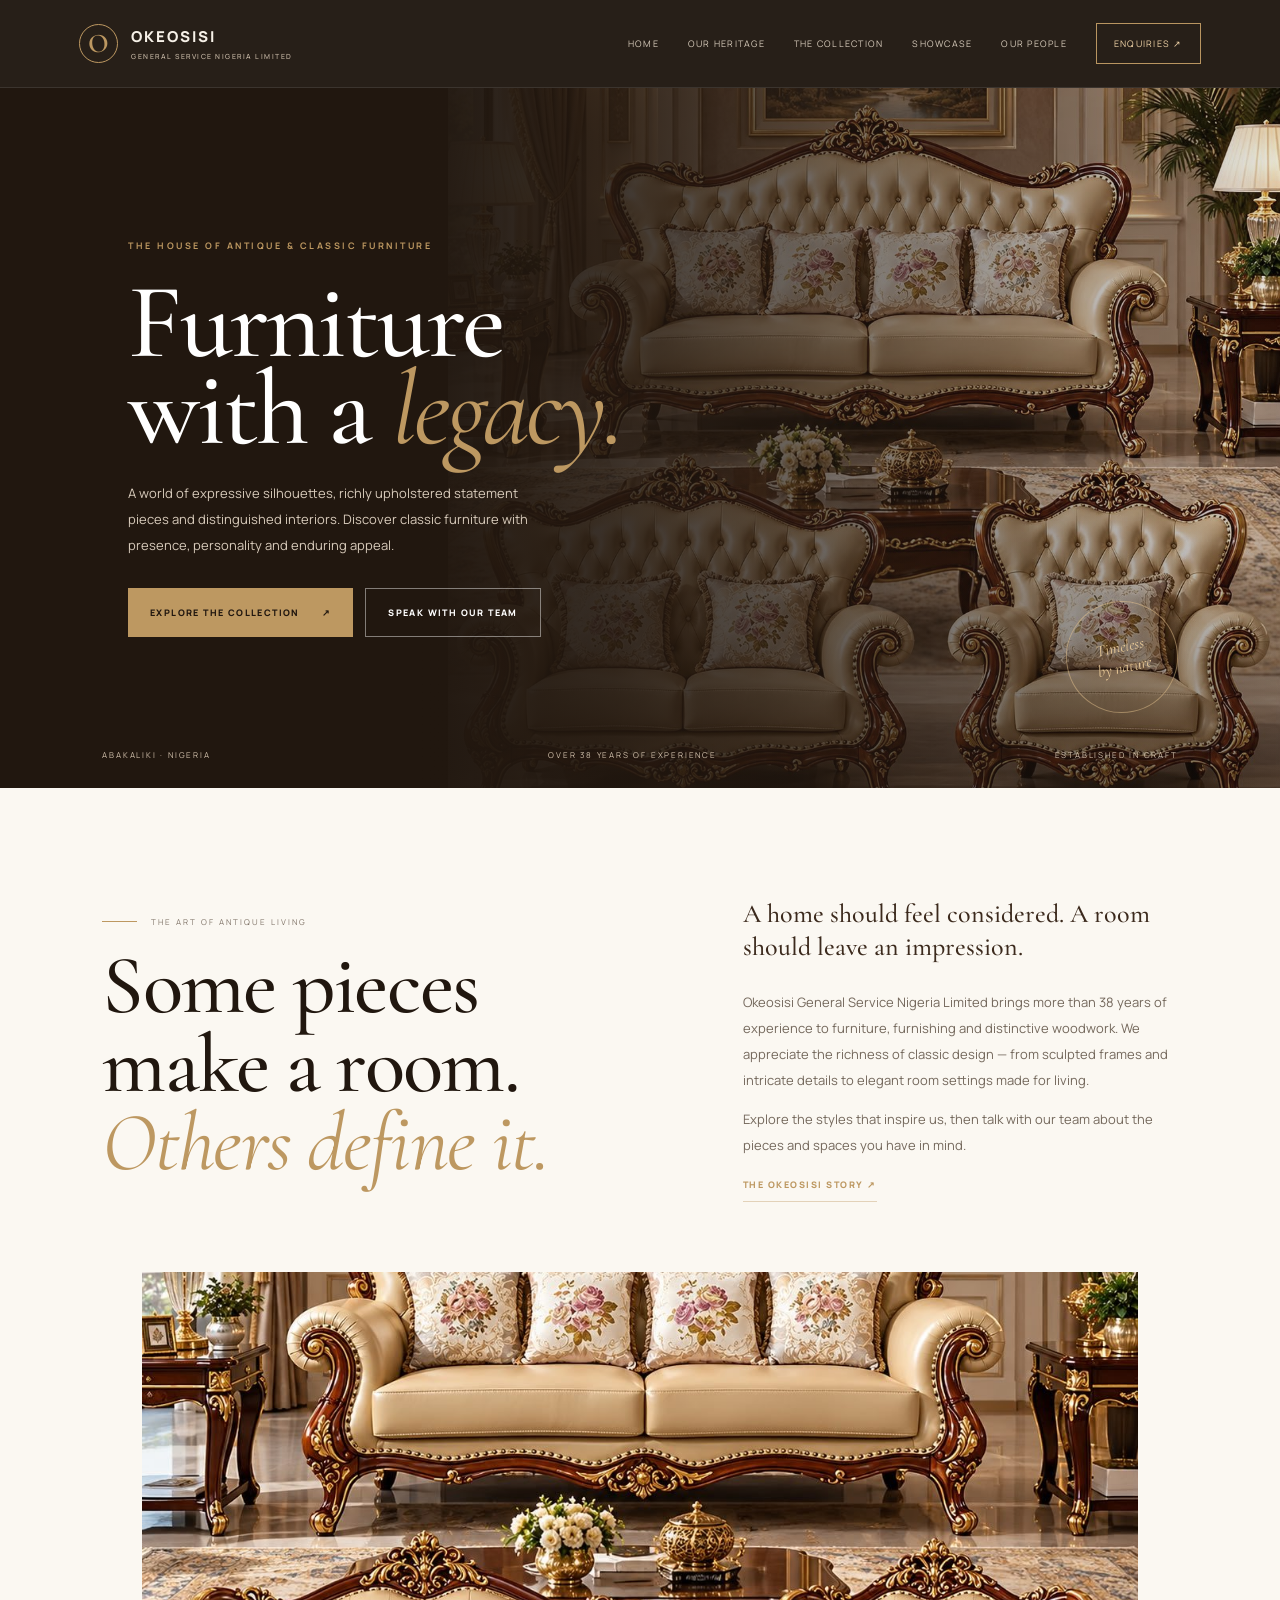
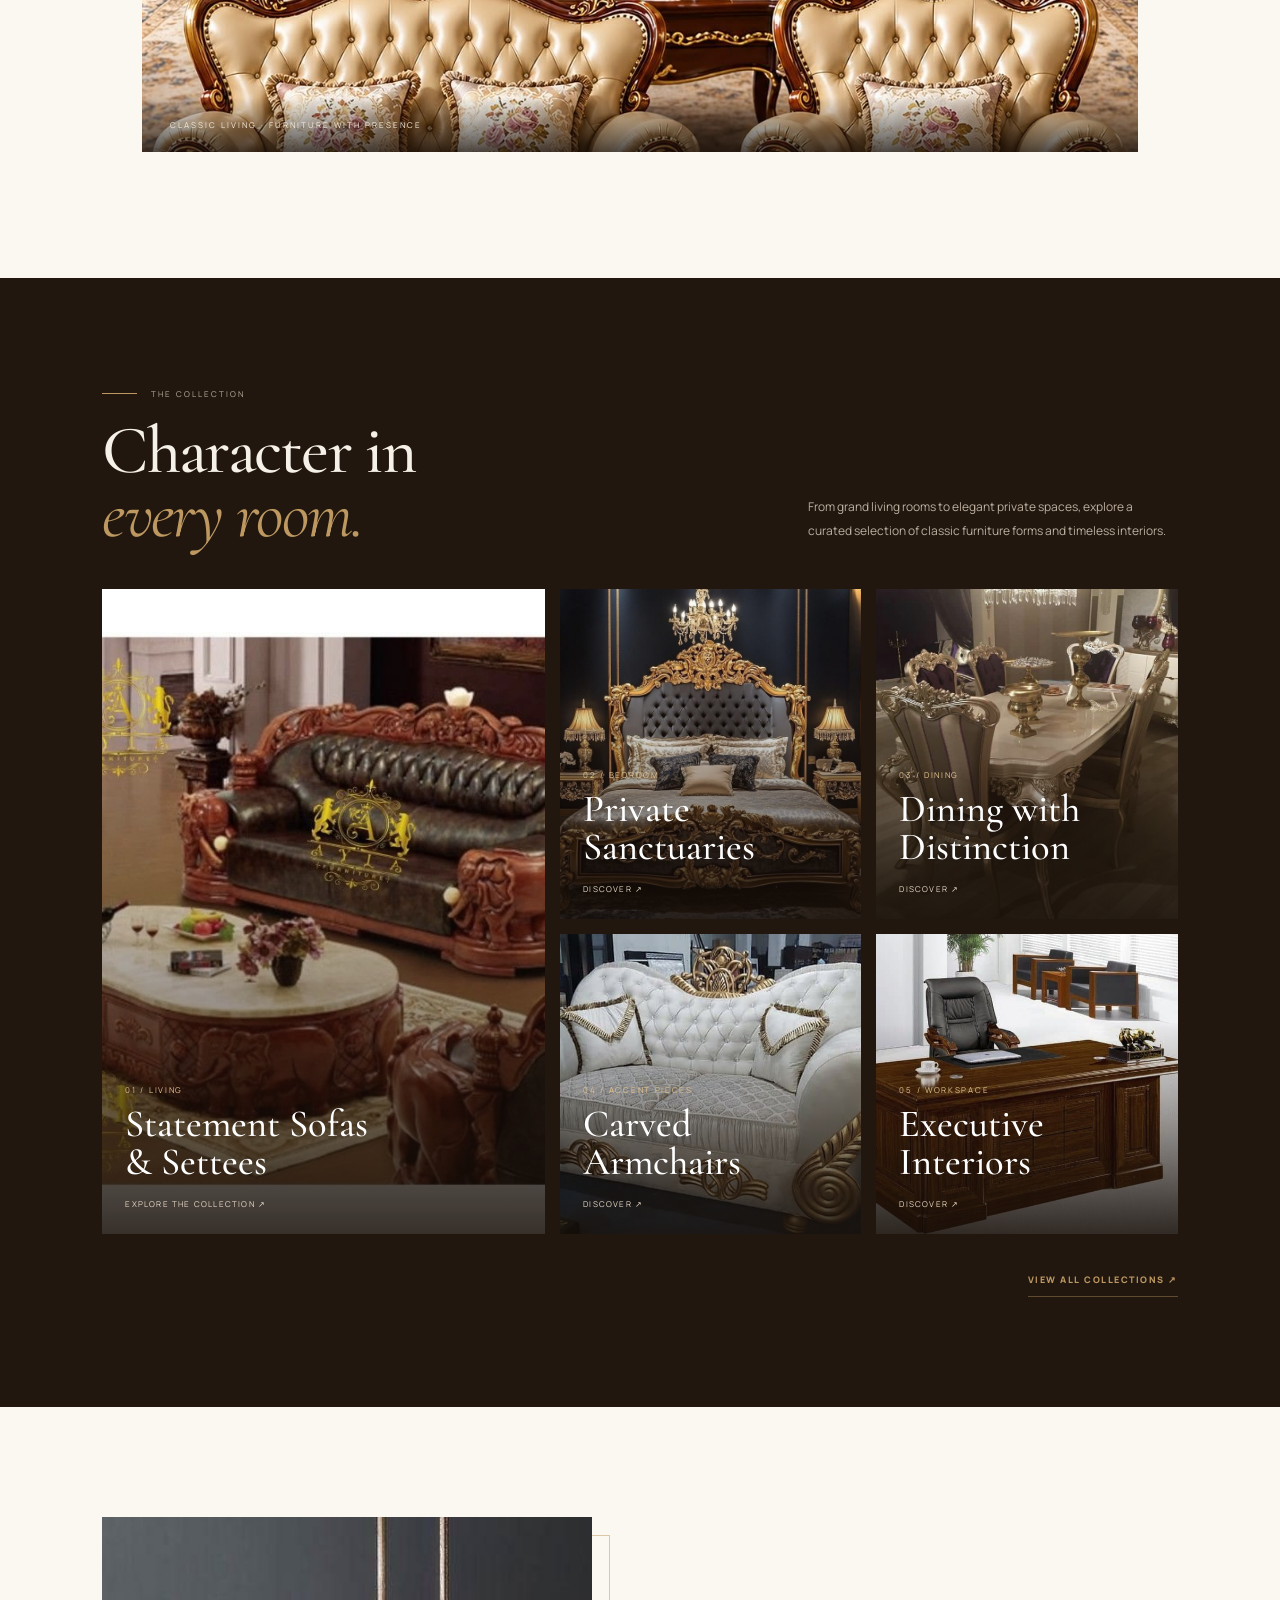
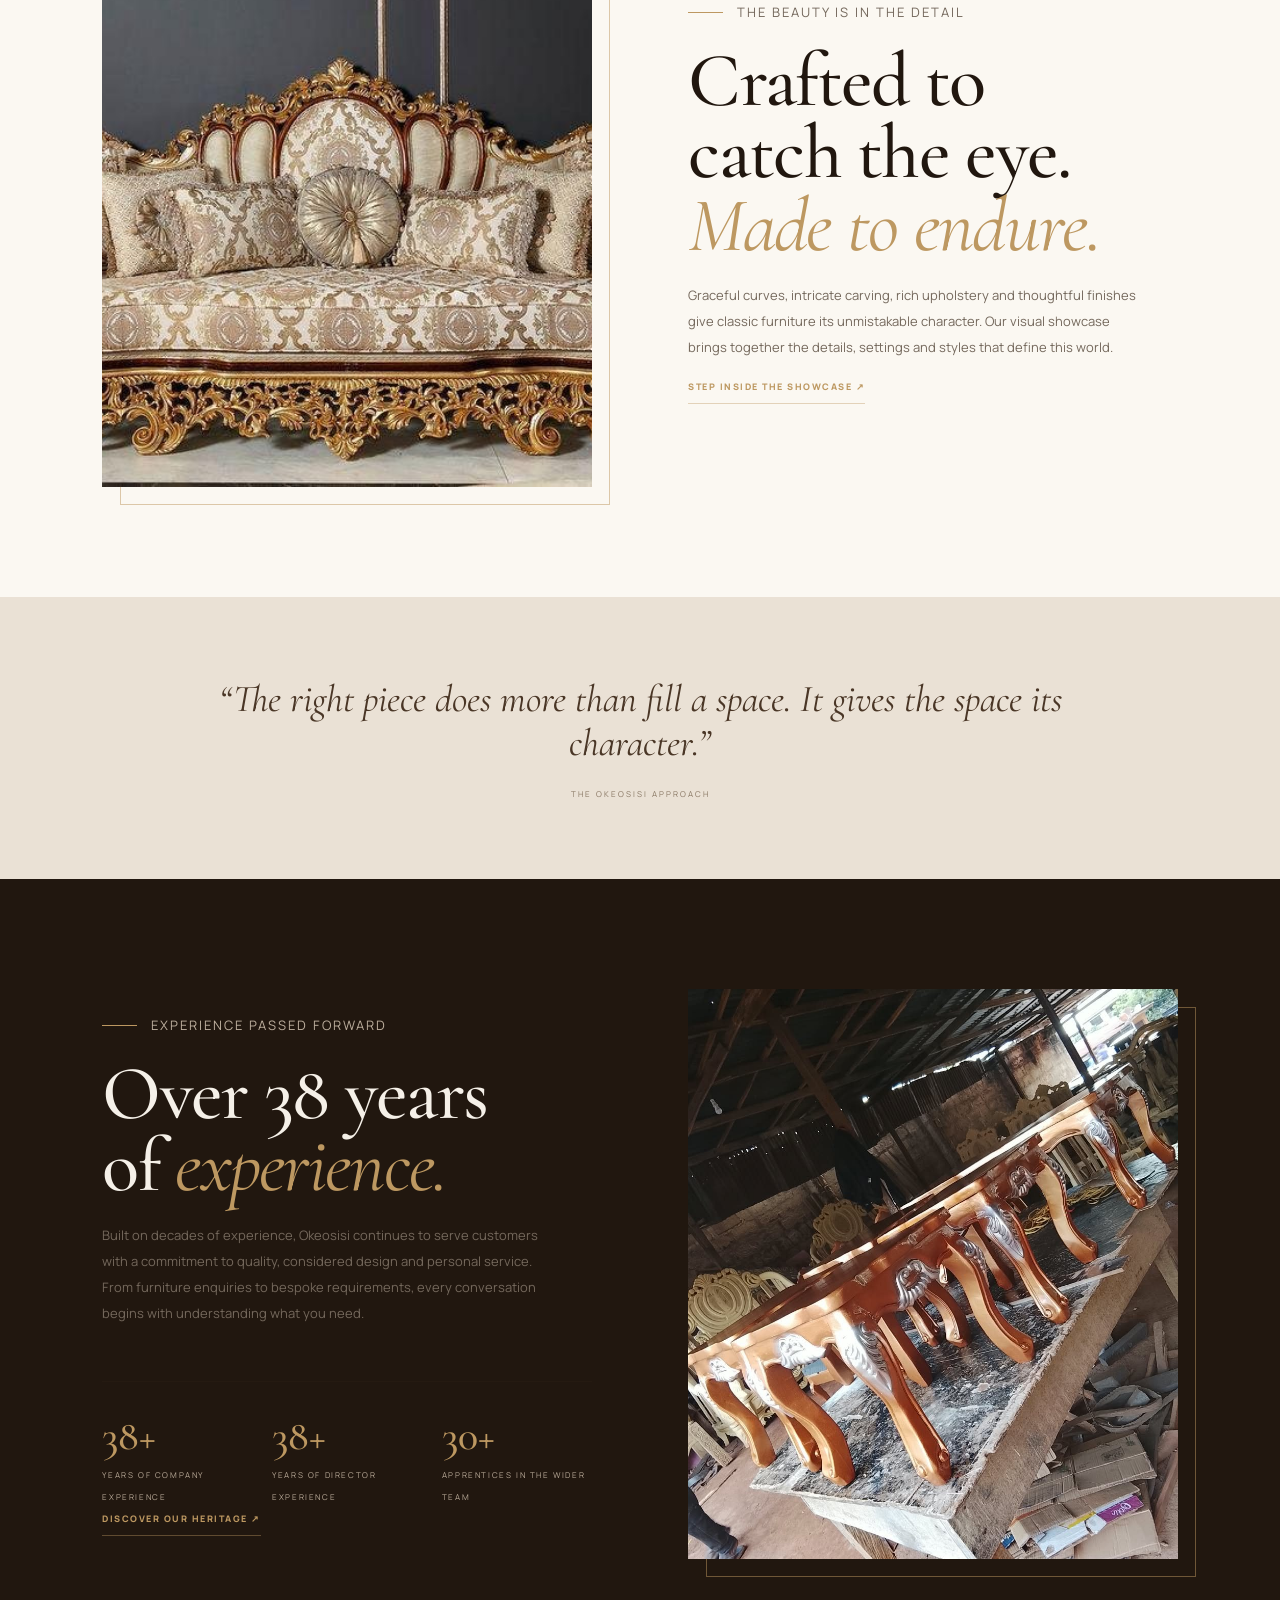
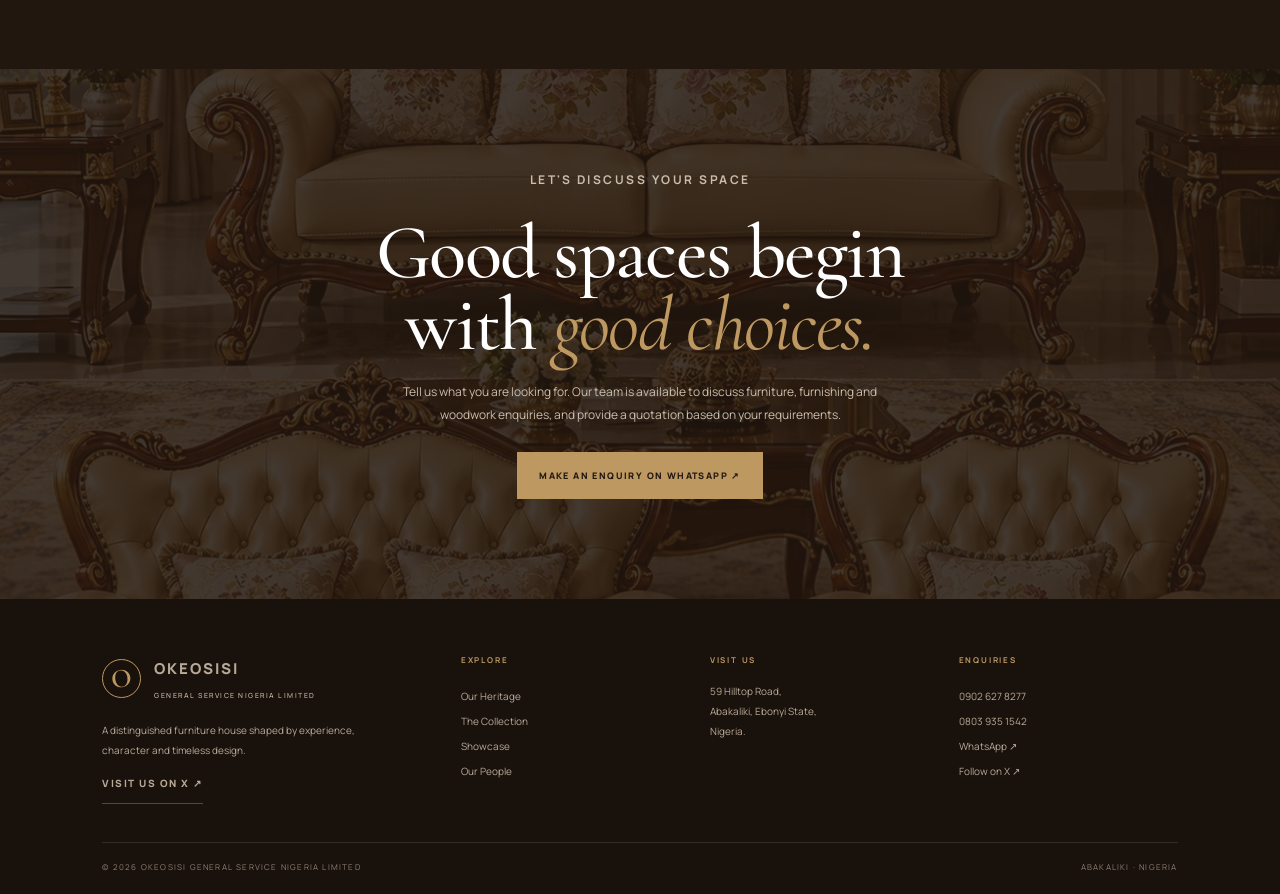
<file: index.html>
<!doctype html><html lang="en"><head><meta charset="utf-8"><meta name="viewport" content="width=device-width,initial-scale=1"><meta name="theme-color" content="#21170f"><meta name="description" content="Okeosisi General Service Nigeria Limited — classic furniture, antique-inspired interiors and distinguished woodwork in Nigeria."><title>Antique Furniture & Timeless Interiors | Okeosisi General Service Nigeria Limited</title><link rel="stylesheet" href="assets/editorial.css"></head><body><header class="site-header"><div class="header-inner"><a class="brand" href="index.html"><span class="brand-mark">O</span><span class="brand-copy">OKEOSISI<small>GENERAL SERVICE NIGERIA LIMITED</small></span></a><button class="menu-toggle" aria-label="Toggle navigation" aria-expanded="false">☰</button><nav class="site-nav"><a href="index.html">Home</a><a href="about.html">Our Heritage</a><a href="collections.html">The Collection</a><a href="gallery.html">Showcase</a><a href="leadership.html">Our People</a><a class="nav-cta" href="contact.html">Enquiries ↗</a></nav></div></header><main><section class="hero"><div class="hero-photo" style="background-image:url('assets/company-photos/hero-antique-living.jpg')"></div><div class="hero-content"><p class="eyebrow">THE HOUSE OF ANTIQUE & CLASSIC FURNITURE</p><h1>Furniture<br>with a <em>legacy.</em></h1><p class="hero-description">A world of expressive silhouettes, richly upholstered statement pieces and distinguished interiors. Discover classic furniture with presence, personality and enduring appeal.</p><div class="hero-actions"><a class="button" href="collections.html">Explore the collection <span>↗</span></a><a class="button button-outline" href="contact.html">Speak with our team</a></div></div><div class="hero-stamp">Timeless<br>by nature</div><div class="hero-bottom"><span>ABAKALIKI · NIGERIA</span><span>OVER 38 YEARS OF EXPERIENCE</span><span>ESTABLISHED IN CRAFT</span></div></section>
<section class="section"><div class="section-inner"><div class="intro-grid"><div><p class="section-kicker">THE ART OF ANTIQUE LIVING</p><h2>Some pieces<br>make a room.<br><em>Others define it.</em></h2></div><div class="intro-copy"><p class="lead">A home should feel considered. A room should leave an impression.</p><p class="body-copy">Okeosisi General Service Nigeria Limited brings more than 38 years of experience to furniture, furnishing and distinctive woodwork. We appreciate the richness of classic design — from sculpted frames and intricate details to elegant room settings made for living.</p><p class="body-copy">Explore the styles that inspire us, then talk with our team about the pieces and spaces you have in mind.</p><a class="inline-link" href="about.html">THE OKEOSISI STORY ↗</a></div></div><figure class="editorial-banner"><img loading="lazy" src="assets/company-photos/hero-antique-living.jpg" alt="A richly styled classic living room with ornate upholstered furniture"><figcaption>CLASSIC LIVING · FURNITURE WITH PRESENCE</figcaption></figure></div></section>
<section class="section section-dark"><div class="section-inner"><div class="section-heading"><div><p class="section-kicker">THE COLLECTION</p><h2>Character in<br><em>every room.</em></h2></div><p>From grand living rooms to elegant private spaces, explore a curated selection of classic furniture forms and timeless interiors.</p></div><div class="editorial-grid"><a class="editorial-card" href="collections.html#sofas"><img loading="lazy" src="assets/company-photos/signature-sofa.jpg" alt="Ornate antique upholstered sofa set"><div class="card-meta"><small>01 / LIVING</small><h3>Statement Sofas<br>& Settees</h3><span>EXPLORE THE COLLECTION ↗</span></div></a><a class="editorial-card" href="collections.html#bedroom"><img loading="lazy" src="assets/company-photos/bedroom-detail.jpg" alt="Ornate classic bedroom suite"><div class="card-meta"><small>02 / BEDROOM</small><h3>Private<br>Sanctuaries</h3><span>DISCOVER ↗</span></div></a><a class="editorial-card" href="collections.html#dining"><img loading="lazy" src="assets/company-photos/dining-suite.jpg" alt="Classic carved dining table and chairs"><div class="card-meta"><small>03 / DINING</small><h3>Dining with<br>Distinction</h3><span>DISCOVER ↗</span></div></a><a class="editorial-card" href="collections.html#seating"><img loading="lazy" src="assets/company-photos/classic-armchair.jpg" alt="Cream antique carved armchair"><div class="card-meta"><small>04 / ACCENT PIECES</small><h3>Carved<br>Armchairs</h3><span>DISCOVER ↗</span></div></a><a class="editorial-card" href="collections.html#office"><img loading="lazy" src="assets/company-photos/executive-desk.jpg" alt="Executive wooden office desk"><div class="card-meta"><small>05 / WORKSPACE</small><h3>Executive<br>Interiors</h3><span>DISCOVER ↗</span></div></a></div><div style="text-align:right;margin-top:32px"><a class="inline-link" href="collections.html">VIEW ALL COLLECTIONS ↗</a></div></div></section>
<section class="section"><div class="section-inner split-feature"><div class="feature-image"><img loading="lazy" src="assets/company-photos/sofa-detail.jpg" alt="Close view of detailed antique sofa upholstery and carved frame"></div><div class="feature-copy"><p class="section-kicker">THE BEAUTY IS IN THE DETAIL</p><h2>Crafted to<br>catch the eye.<br><em>Made to endure.</em></h2><p>Graceful curves, intricate carving, rich upholstery and thoughtful finishes give classic furniture its unmistakable character. Our visual showcase brings together the details, settings and styles that define this world.</p><a class="inline-link" href="gallery.html">STEP INSIDE THE SHOWCASE ↗</a></div></div></section>
<section class="quote-band"><p>“The right piece does more than fill a space. It gives the space its character.”</p><span>THE OKEOSISI APPROACH</span></section>
<section class="section section-dark"><div class="section-inner split-feature"><div class="feature-copy"><p class="section-kicker">EXPERIENCE PASSED FORWARD</p><h2>Over 38 years<br>of <em>experience.</em></h2><p>Built on decades of experience, Okeosisi continues to serve customers with a commitment to quality, considered design and personal service. From furniture enquiries to bespoke requirements, every conversation begins with understanding what you need.</p><div class="stats-row"><div class="stat"><strong>38+</strong><span>Years of company experience</span></div><div class="stat"><strong>38+</strong><span>Years of director experience</span></div><div class="stat"><strong>30+</strong><span>Apprentices in the wider team</span></div></div><a class="inline-link" href="about.html">DISCOVER OUR HERITAGE ↗</a></div><div class="feature-image"><img loading="lazy" src="assets/company-photos/workshop-craft.jpg" alt="Furniture craftsmanship and woodwork in progress"></div></div></section>
<section class="cta-band"><p class="eyebrow">LET'S DISCUSS YOUR SPACE</p><h2>Good spaces begin<br>with <em>good choices.</em></h2><p>Tell us what you are looking for. Our team is available to discuss furniture, furnishing and woodwork enquiries, and provide a quotation based on your requirements.</p><a class="button" href="https://wa.me/2349026278277?text=Hello%20Okeosisi%2C%20I%20would%20like%20to%20make%20an%20enquiry." target="_blank" rel="noopener">MAKE AN ENQUIRY ON WHATSAPP ↗</a></section></main><footer class="site-footer"><div class="footer-grid"><div><a class="brand" href="index.html"><span class="brand-mark">O</span><span class="brand-copy">OKEOSISI<small>GENERAL SERVICE NIGERIA LIMITED</small></span></a><p style="max-width:260px;margin-top:17px">A distinguished furniture house shaped by experience, character and timeless design.</p><a href="https://x.com/Okeosisi55" target="_blank" rel="noopener" class="inline-link">VISIT US ON X ↗</a></div><div class="footer-links"><h4>EXPLORE</h4><a href="about.html">Our Heritage</a><a href="collections.html">The Collection</a><a href="gallery.html">Showcase</a><a href="leadership.html">Our People</a></div><div><h4>VISIT US</h4><p>59 Hilltop Road,<br>Abakaliki, Ebonyi State,<br>Nigeria.</p></div><div class="footer-links"><h4>ENQUIRIES</h4><a href="tel:09026278277">0902 627 8277</a><a href="tel:08039351542">0803 935 1542</a><a href="https://wa.me/2349026278277" target="_blank" rel="noopener">WhatsApp ↗</a><a href="https://x.com/Okeosisi55" target="_blank" rel="noopener">Follow on X ↗</a></div></div><div class="footer-bottom"><span>© <span data-year></span> OKEOSISI GENERAL SERVICE NIGERIA LIMITED</span><span>ABAKALIKI · NIGERIA</span></div></footer><script src="assets/editorial.js"></script></body></html>
</file>
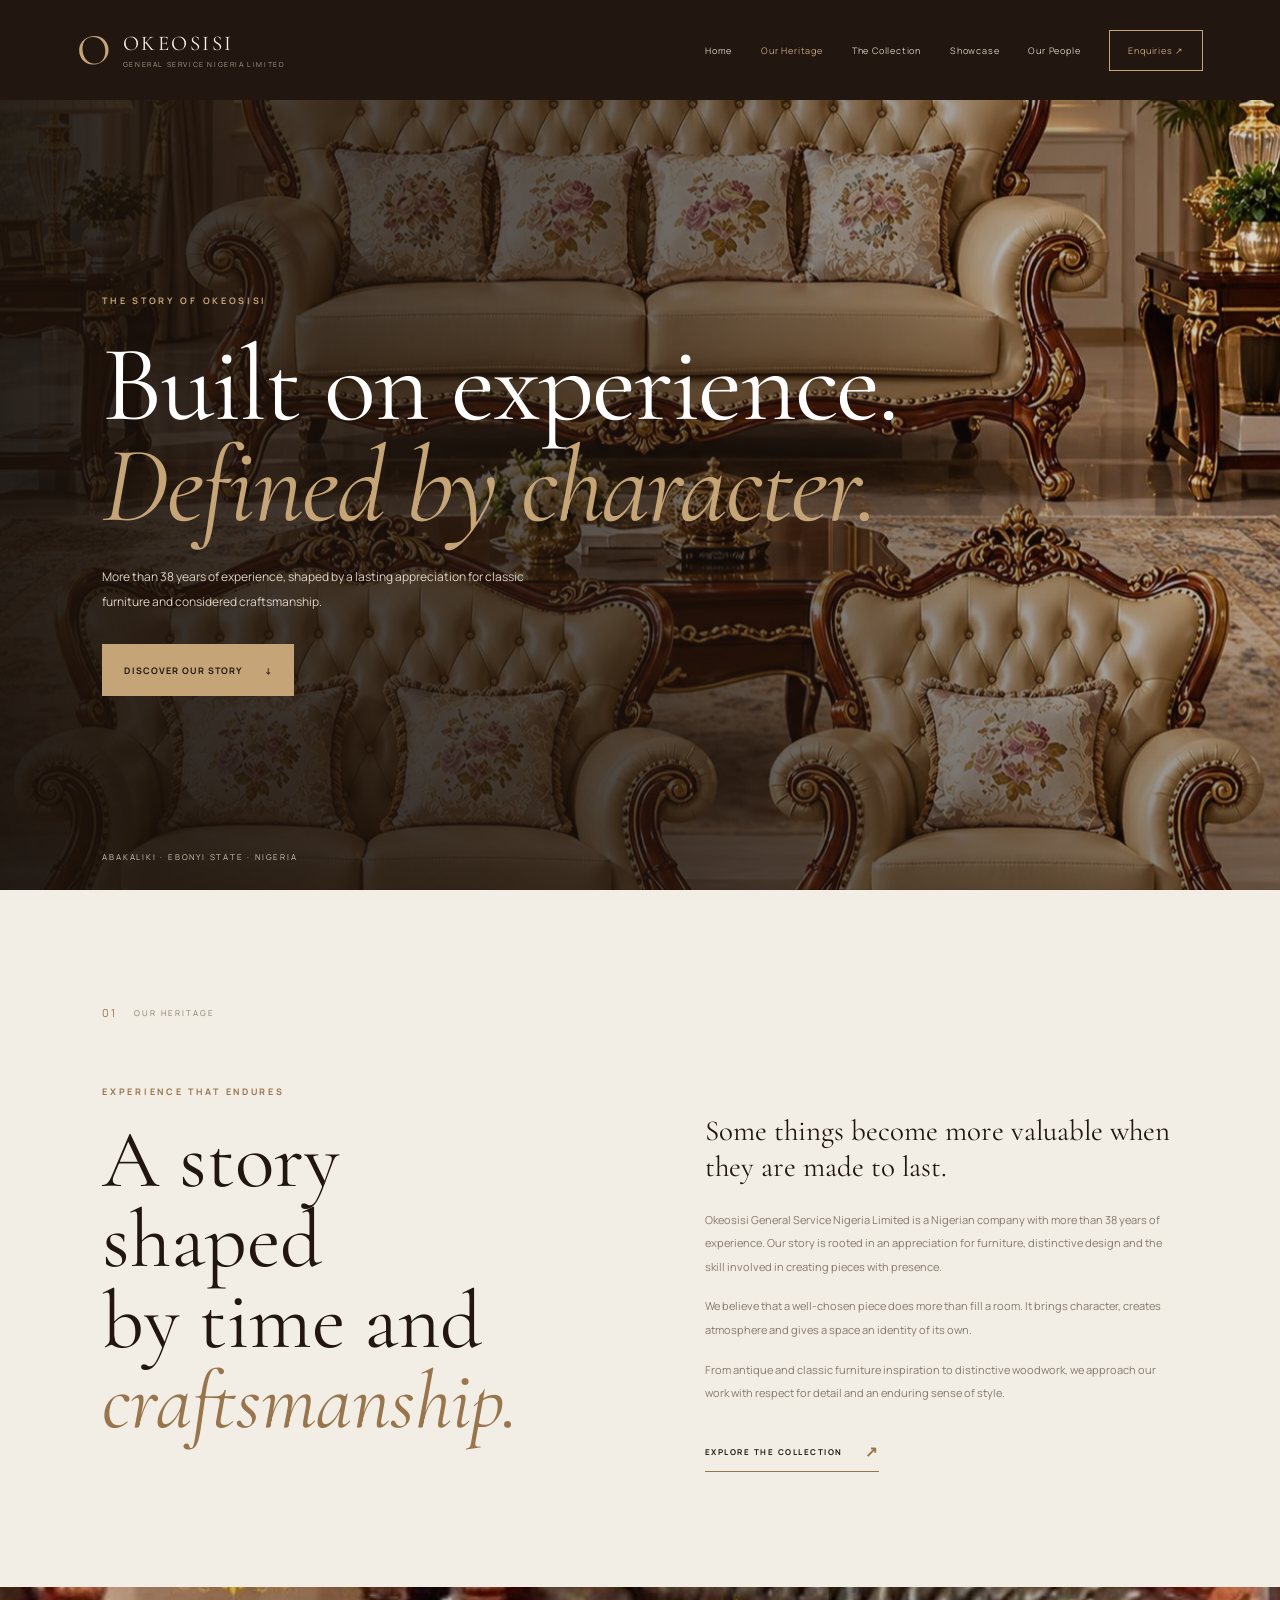
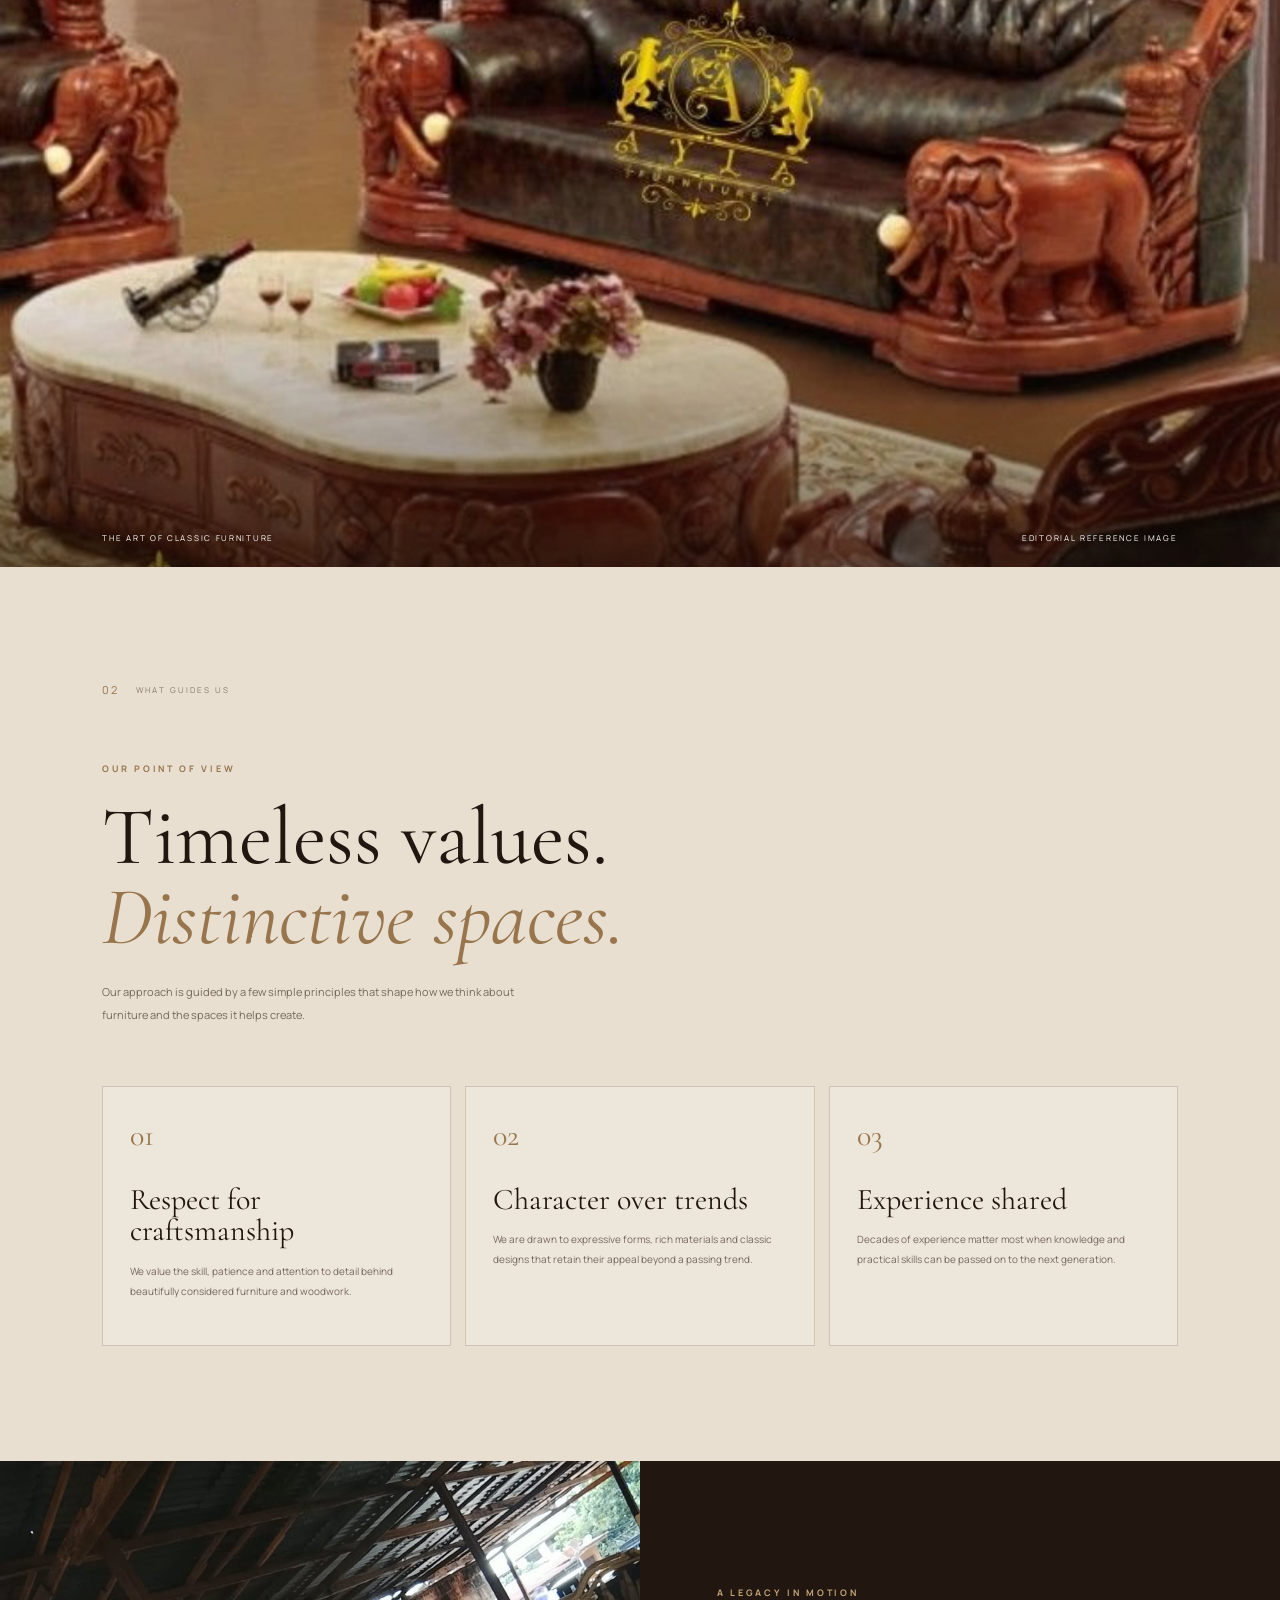
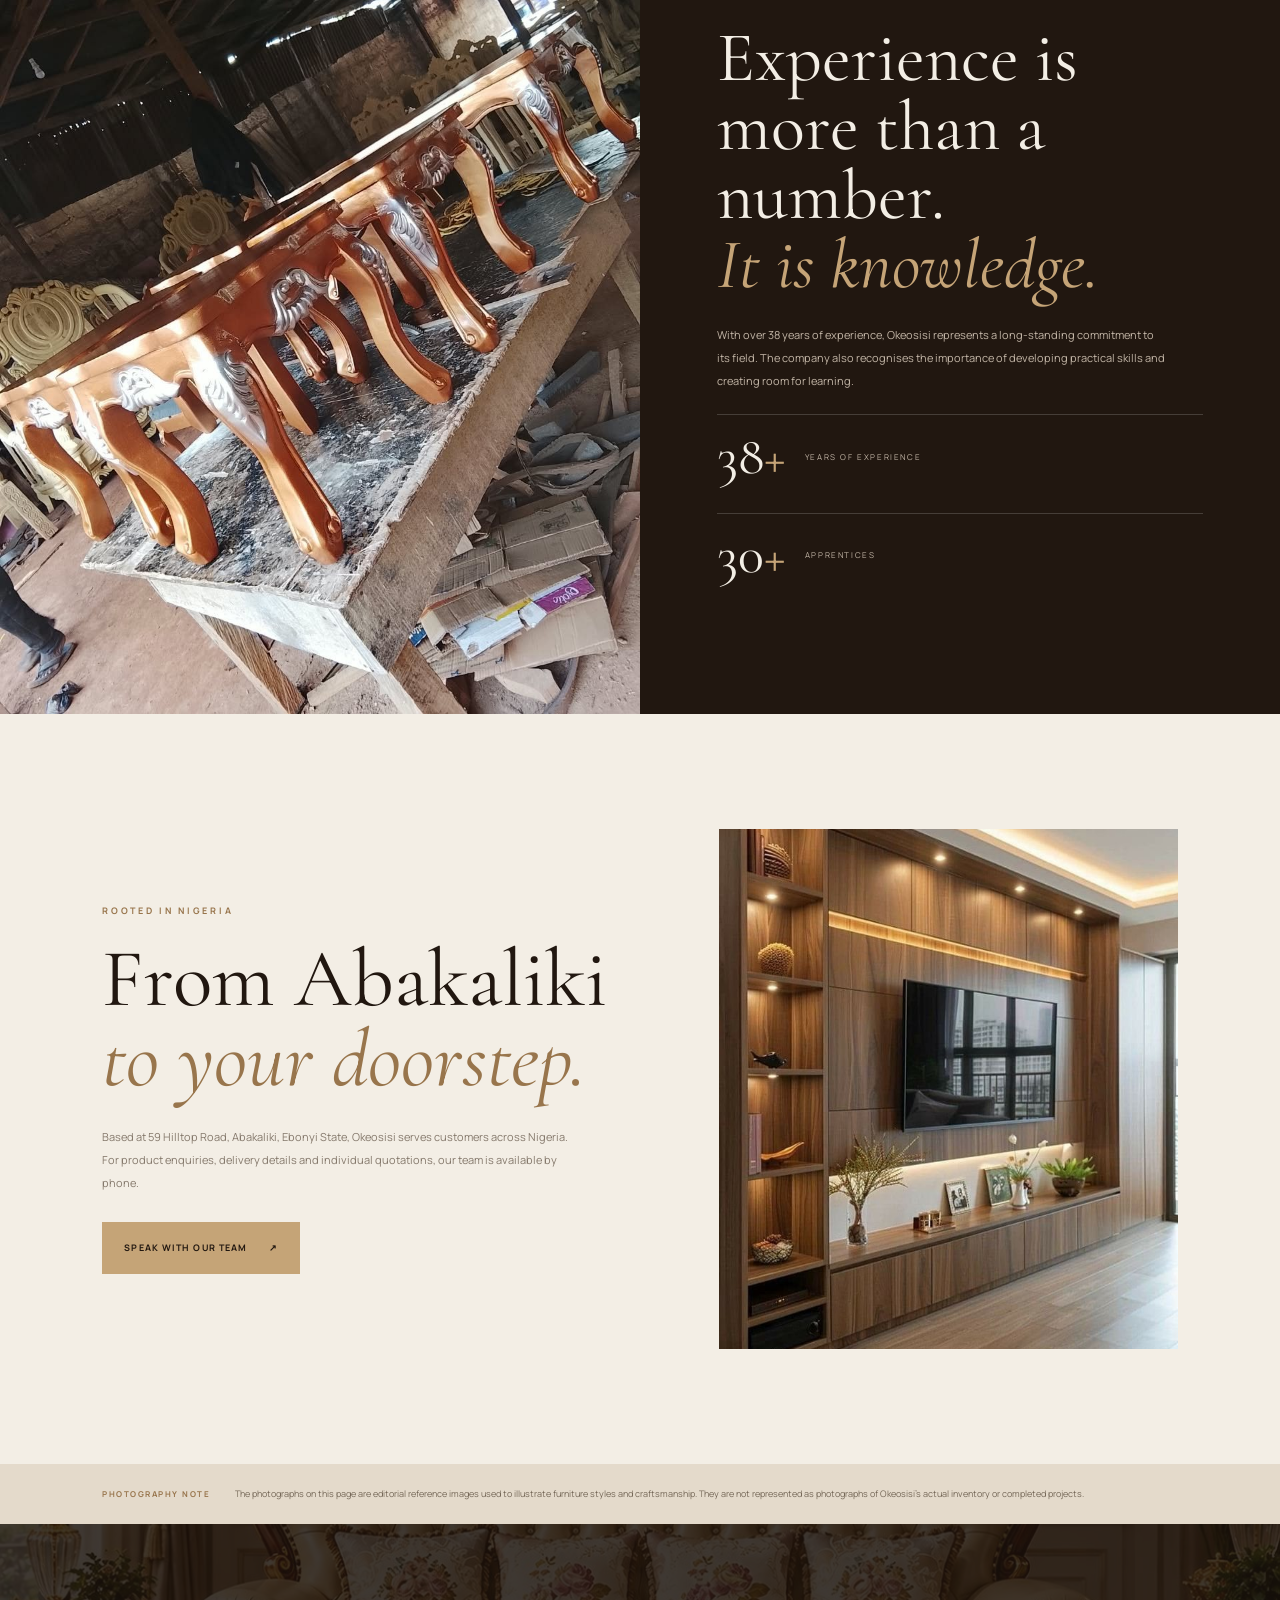
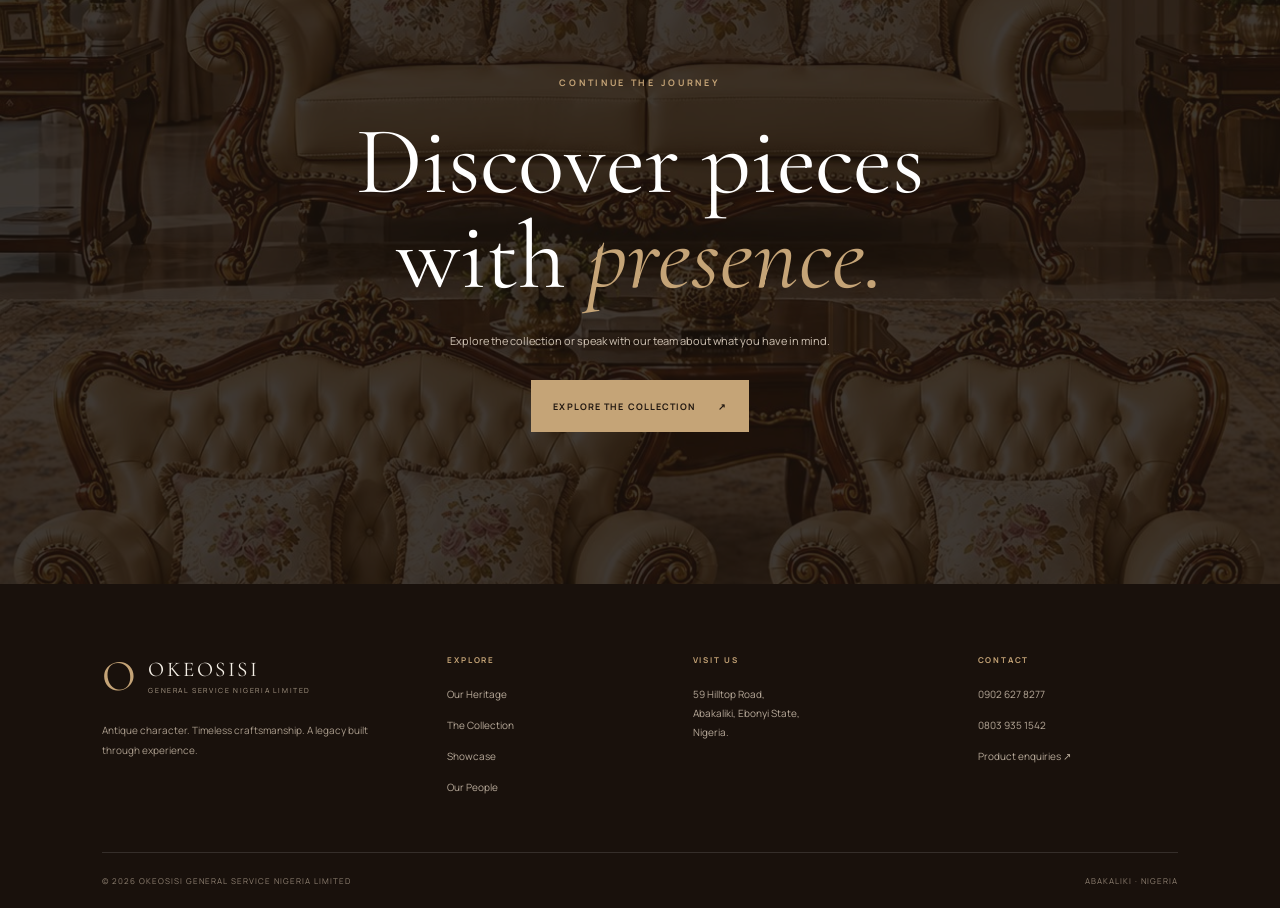
<file: about.html>
<!DOCTYPE html>
<html lang="en">
<head>
  <meta charset="UTF-8">
  <meta name="viewport" content="width=device-width, initial-scale=1.0">
  <meta name="theme-color" content="#211710">
  <title>Our Heritage | Okeosisi General Service Nigeria Limited</title>
  <meta name="description" content="Discover the heritage, experience and craftsmanship behind Okeosisi General Service Nigeria Limited.">
  <link rel="preconnect" href="https://fonts.googleapis.com">
  <link rel="preconnect" href="https://fonts.gstatic.com" crossorigin>
  <link href="https://fonts.googleapis.com/css2?family=Cormorant+Garamond:wght@400;500;600;700&family=Manrope:wght@400;500;600;700&display=swap" rel="stylesheet">
  <link rel="stylesheet" href="ABOUT/css/style.css">

</head>
<body>
<header class="header">
  <div class="header-inner">
    <a href="index.html" class="brand"><span class="brand-monogram">O</span><span class="brand-text">OKEOSISI<small>GENERAL SERVICE NIGERIA LIMITED</small></span></a>
    <button class="menu-toggle" id="menuToggle" aria-label="Toggle navigation" aria-expanded="false"><span></span><span></span></button>
    <nav class="navigation" id="navigation">
      <a href="index.html">Home</a><a href="about.html" class="active">Our Heritage</a><a href="collections.html">The Collection</a><a href="gallery.html">Showcase</a><a href="leadership.html">Our People</a><a href="contact.html" class="nav-enquire">Enquiries ↗</a>
    </nav>
  </div>
</header>
<main>
  <section class="about-hero">
    <img src="assets/company-photos/hero-antique-living.jpg" alt="Elegant classic furniture showroom interior">
    <div class="about-hero-shade"></div>
    <div class="about-hero-content">
      <p class="eyebrow">THE STORY OF OKEOSISI</p>
      <h1>Built on experience.<br><em>Defined by character.</em></h1>
      <p>More than 38 years of experience, shaped by a lasting appreciation for classic furniture and considered craftsmanship.</p>
      <a href="#our-story" class="button button-gold">DISCOVER OUR STORY <span>↓</span></a>
    </div>
    <div class="about-hero-note">ABAKALIKI · EBONYI STATE · NIGERIA</div>
  </section>

  <section class="about-story section" id="our-story">
    <div class="section-marker"><span>01</span><span>OUR HERITAGE</span></div>
    <div class="about-story-grid">
      <div class="about-story-heading"><p class="eyebrow dark">EXPERIENCE THAT ENDURES</p><h2>A story shaped<br>by time and<br><em>craftsmanship.</em></h2></div>
      <div class="about-story-copy">
        <p class="about-lead">Some things become more valuable when they are made to last.</p>
        <p>Okeosisi General Service Nigeria Limited is a Nigerian company with more than 38 years of experience. Our story is rooted in an appreciation for furniture, distinctive design and the skill involved in creating pieces with presence.</p>
        <p>We believe that a well-chosen piece does more than fill a room. It brings character, creates atmosphere and gives a space an identity of its own.</p>
        <p>From antique and classic furniture inspiration to distinctive woodwork, we approach our work with respect for detail and an enduring sense of style.</p>
        <a href="collections.html" class="text-link">EXPLORE THE COLLECTION <span>↗</span></a>
      </div>
    </div>
  </section>

  <section class="about-image-band">
    <img src="assets/company-photos/signature-sofa.jpg" alt="Classic upholstered settee with decorative detailing">
    <div class="about-image-caption"><span>THE ART OF CLASSIC FURNITURE</span><span>EDITORIAL REFERENCE IMAGE</span></div>
  </section>

  <section class="about-beliefs section">
    <div class="section-marker"><span>02</span><span>WHAT GUIDES US</span></div>
    <div class="beliefs-heading"><p class="eyebrow dark">OUR POINT OF VIEW</p><h2>Timeless values.<br><em>Distinctive spaces.</em></h2><p>Our approach is guided by a few simple principles that shape how we think about furniture and the spaces it helps create.</p></div>
    <div class="beliefs-grid">
      <article class="belief-card"><span>01</span><h3>Respect for craftsmanship</h3><p>We value the skill, patience and attention to detail behind beautifully considered furniture and woodwork.</p></article>
      <article class="belief-card"><span>02</span><h3>Character over trends</h3><p>We are drawn to expressive forms, rich materials and classic designs that retain their appeal beyond a passing trend.</p></article>
      <article class="belief-card"><span>03</span><h3>Experience shared</h3><p>Decades of experience matter most when knowledge and practical skills can be passed on to the next generation.</p></article>
    </div>
  </section>

  <section class="about-experience">
    <div class="about-experience-photo"><img src="assets/company-photos/workshop-craft.jpg" alt="Close-up of detailed wood craftsmanship"></div>
    <div class="about-experience-copy"><p class="eyebrow">A LEGACY IN MOTION</p><h2>Experience is<br>more than a number.<br><em>It is knowledge.</em></h2><p>With over 38 years of experience, Okeosisi represents a long-standing commitment to its field. The company also recognises the importance of developing practical skills and creating room for learning.</p><div class="experience-stat"><strong>38<span>+</span></strong><span>YEARS OF EXPERIENCE</span></div><div class="experience-stat"><strong>30<span>+</span></strong><span>APPRENTICES</span></div></div>
  </section>

  <section class="about-reach section">
    <div class="about-reach-copy"><p class="eyebrow dark">ROOTED IN NIGERIA</p><h2>From Abakaliki<br><em>to your doorstep.</em></h2><p>Based at 59 Hilltop Road, Abakaliki, Ebonyi State, Okeosisi serves customers across Nigeria. For product enquiries, delivery details and individual quotations, our team is available by phone.</p><a href="contact.html" class="button button-gold">SPEAK WITH OUR TEAM <span>↗</span></a></div>
    <div class="about-reach-photo"><img src="assets/company-photos/living-room-installation.jpg" alt="Classic wood furniture in a warm interior"></div>
  </section>

  <section class="about-disclaimer"><p>PHOTOGRAPHY NOTE</p><span>The photographs on this page are editorial reference images used to illustrate furniture styles and craftsmanship. They are not represented as photographs of Okeosisi's actual inventory or completed projects.</span></section>

  <section class="closing">
    <div class="closing-image"></div><div class="closing-overlay"></div>
    <div class="closing-content"><p class="eyebrow">CONTINUE THE JOURNEY</p><h2>Discover pieces<br>with <em>presence.</em></h2><p>Explore the collection or speak with our team about what you have in mind.</p><a href="collections.html" class="button button-gold">EXPLORE THE COLLECTION <span>↗</span></a></div>
  </section>
</main>
<footer class="footer">
  <div class="footer-main">
    <div class="footer-brand"><a href="index.html" class="brand"><span class="brand-monogram">O</span><span class="brand-text">OKEOSISI<small>GENERAL SERVICE NIGERIA LIMITED</small></span></a><p>Antique character. Timeless craftsmanship. A legacy built through experience.</p></div>
    <div class="footer-column"><h4>EXPLORE</h4><a href="about.html">Our Heritage</a><a href="collections.html">The Collection</a><a href="gallery.html">Showcase</a><a href="leadership.html">Our People</a></div>
    <div class="footer-column"><h4>VISIT US</h4><p>59 Hilltop Road,<br>Abakaliki, Ebonyi State,<br>Nigeria.</p></div>
    <div class="footer-column"><h4>CONTACT</h4><a href="tel:09026278277">0902 627 8277</a><a href="tel:08039351542">0803 935 1542</a><a href="contact.html">Product enquiries ↗</a></div>
  </div>
  <div class="footer-bottom"><span>© <span id="year"></span> OKEOSISI GENERAL SERVICE NIGERIA LIMITED</span><span>ABAKALIKI · NIGERIA</span></div>
</footer>
<script src="ABOUT/js/main.js"></script>
</body>
</html>
</file>
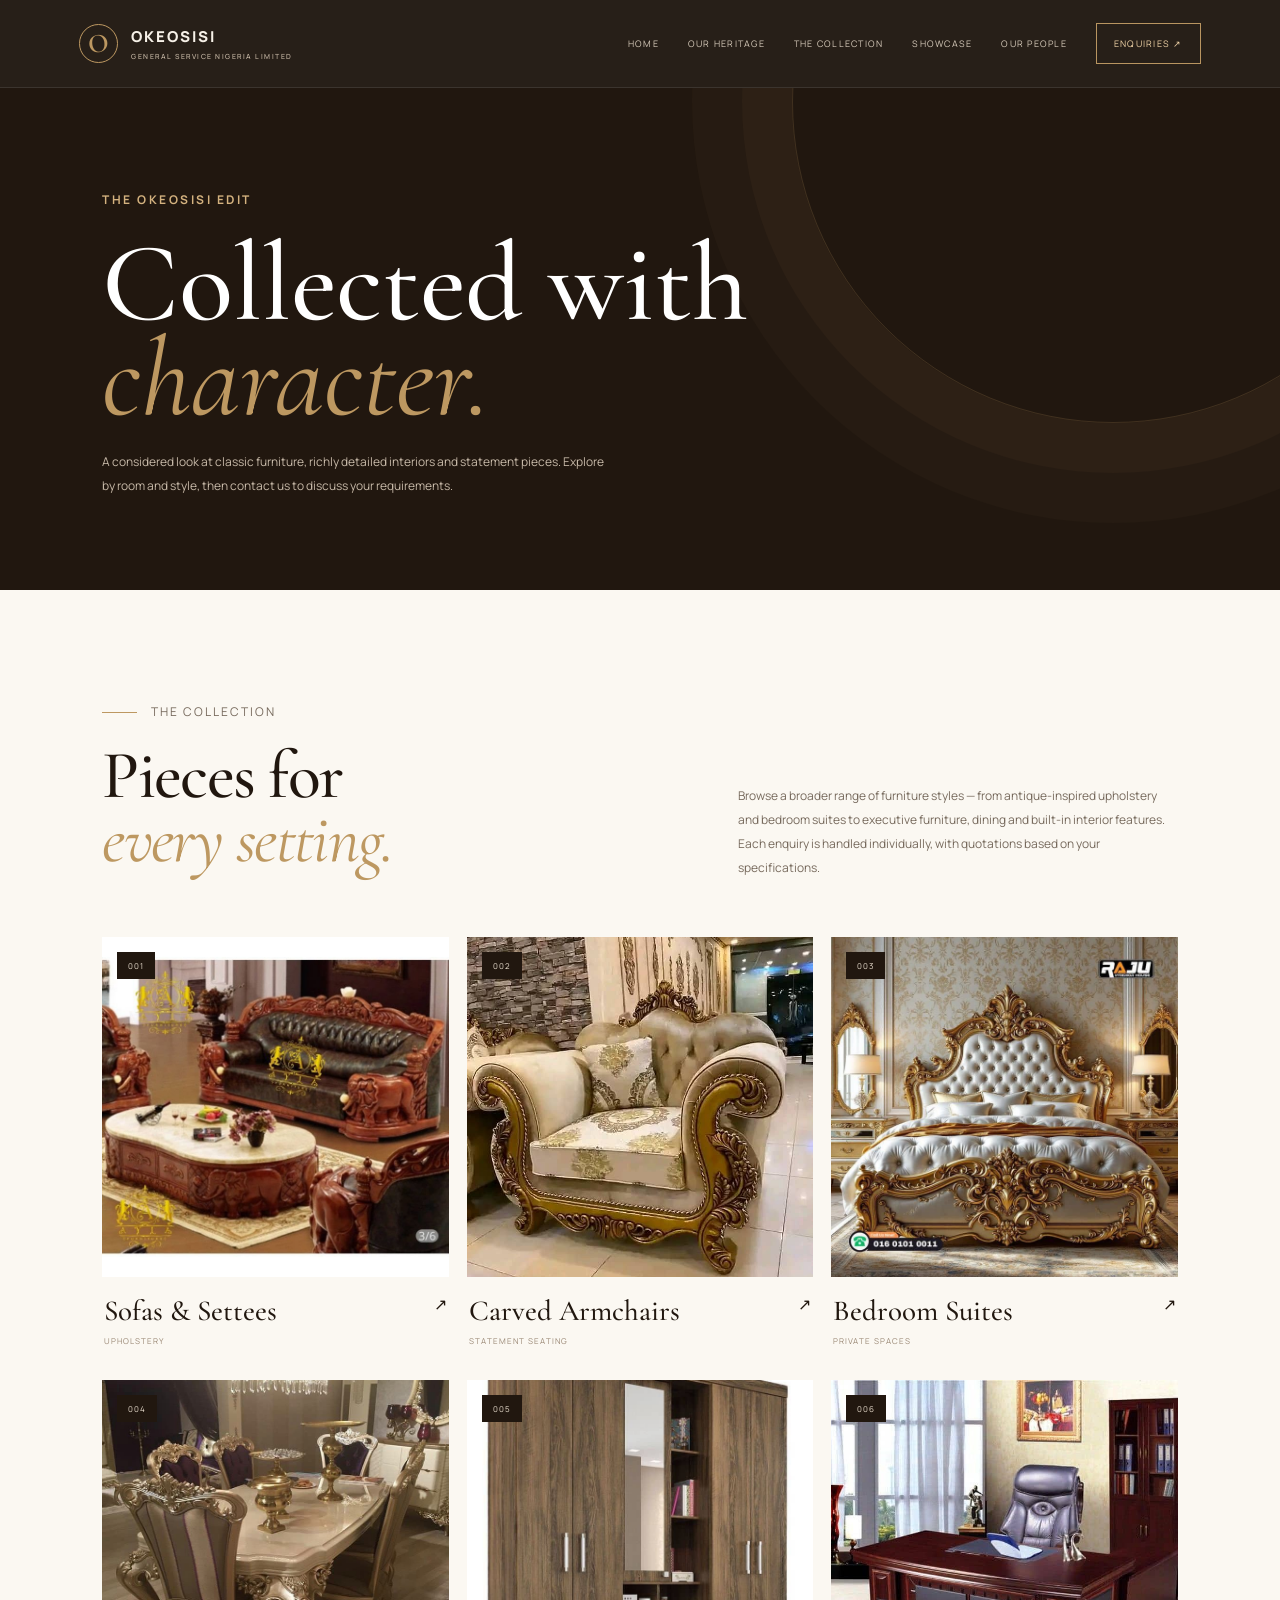
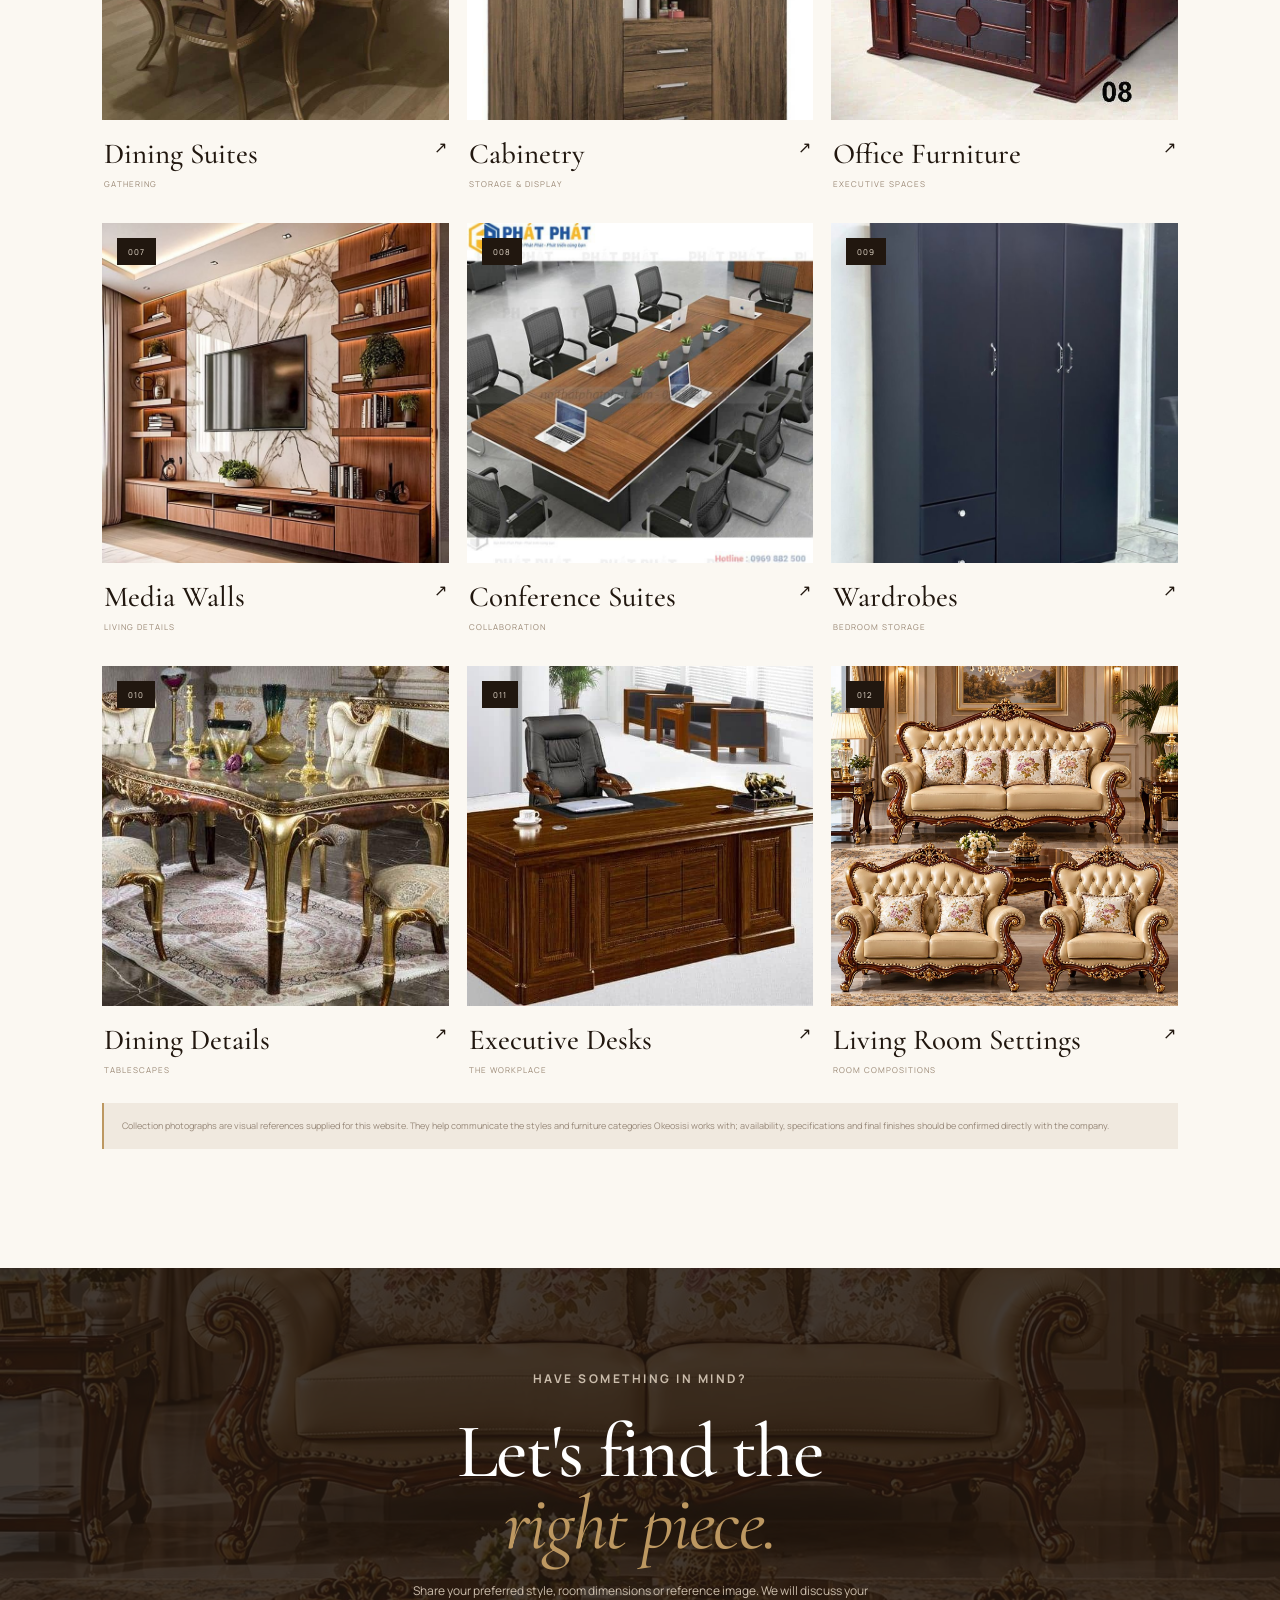
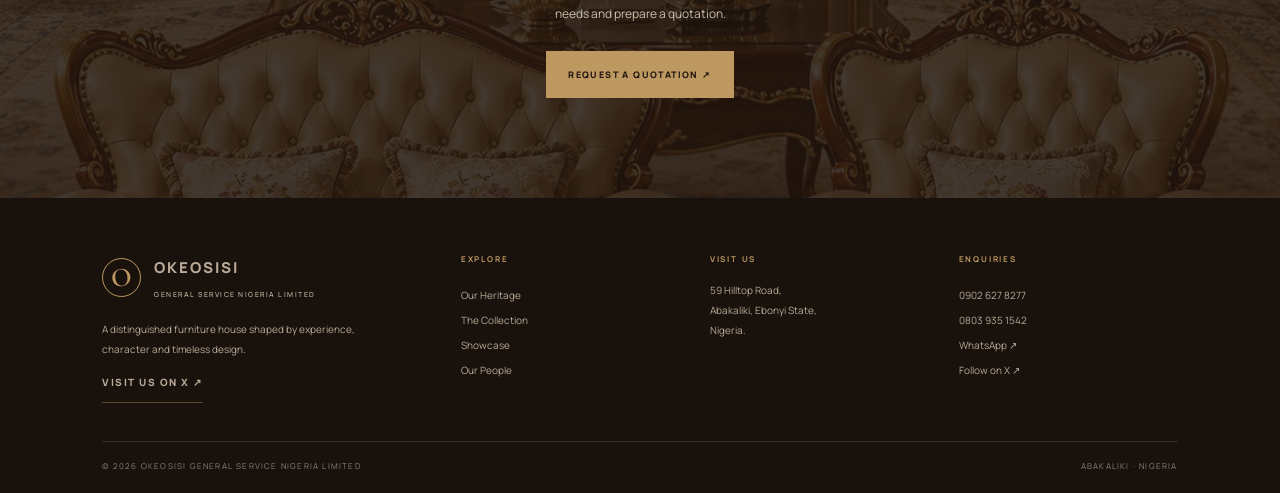
<file: collections.html>
<!doctype html><html lang="en"><head><meta charset="utf-8"><meta name="viewport" content="width=device-width,initial-scale=1"><meta name="theme-color" content="#21170f"><meta name="description" content="Explore Okeosisi classic furniture categories including sofas, armchairs, bedroom, dining and office suites."><title>The Collection | Okeosisi General Service Nigeria Limited</title><link rel="stylesheet" href="assets/editorial.css"></head><body><header class="site-header"><div class="header-inner"><a class="brand" href="index.html"><span class="brand-mark">O</span><span class="brand-copy">OKEOSISI<small>GENERAL SERVICE NIGERIA LIMITED</small></span></a><button class="menu-toggle" aria-label="Toggle navigation" aria-expanded="false">☰</button><nav class="site-nav"><a href="index.html">Home</a><a href="about.html">Our Heritage</a><a href="collections.html">The Collection</a><a href="gallery.html">Showcase</a><a href="leadership.html">Our People</a><a class="nav-cta" href="contact.html">Enquiries ↗</a></nav></div></header><main><section class="page-hero"><div class="page-hero-inner"><p class="eyebrow">THE OKEOSISI EDIT</p><h1>Collected with<br><em>character.</em></h1><p>A considered look at classic furniture, richly detailed interiors and statement pieces. Explore by room and style, then contact us to discuss your requirements.</p></div></section><section class="section"><div class="section-inner"><div class="collection-intro"><div><p class="section-kicker">THE COLLECTION</p><h2>Pieces for<br><em>every setting.</em></h2></div><p>Browse a broader range of furniture styles — from antique-inspired upholstery and bedroom suites to executive furniture, dining and built-in interior features. Each enquiry is handled individually, with quotations based on your specifications.</p></div><div class="collection-list"><article class="collection-item" id="sofas"><a href="contact.html" aria-label="Enquire about Sofas & Settees"><div class="collection-image"><img loading="lazy" src="assets/company-photos/signature-sofa.jpg" alt="Sofas & Settees — Richly upholstered centrepieces with sculpted frames and a distinctive presence."><span class="collection-number">001</span></div><div class="collection-text"><div><h3>Sofas & Settees</h3><p>UPHOLSTERY</p></div><span>↗</span></div></a></article><article class="collection-item" id="seating"><a href="contact.html" aria-label="Enquire about Carved Armchairs"><div class="collection-image"><img loading="lazy" src="assets/company-photos/ornate-armchair.jpg" alt="Carved Armchairs — Accent seating that brings character, texture and elegance to a room."><span class="collection-number">002</span></div><div class="collection-text"><div><h3>Carved Armchairs</h3><p>STATEMENT SEATING</p></div><span>↗</span></div></a></article><article class="collection-item" id="bedroom"><a href="contact.html" aria-label="Enquire about Bedroom Suites"><div class="collection-image"><img loading="lazy" src="assets/company-photos/antique-bedroom.jpg" alt="Bedroom Suites — Ornate bed frames and coordinated bedroom pieces for a composed retreat."><span class="collection-number">003</span></div><div class="collection-text"><div><h3>Bedroom Suites</h3><p>PRIVATE SPACES</p></div><span>↗</span></div></a></article><article class="collection-item" id="dining"><a href="contact.html" aria-label="Enquire about Dining Suites"><div class="collection-image"><img loading="lazy" src="assets/company-photos/dining-suite.jpg" alt="Dining Suites — Classic dining tables and chairs made for memorable gatherings."><span class="collection-number">004</span></div><div class="collection-text"><div><h3>Dining Suites</h3><p>GATHERING</p></div><span>↗</span></div></a></article><article class="collection-item" id="cabinetry"><a href="contact.html" aria-label="Enquire about Cabinetry"><div class="collection-image"><img loading="lazy" src="assets/company-photos/cabinet.jpg" alt="Cabinetry — Practical storage with clean lines, warm finishes and considered proportions."><span class="collection-number">005</span></div><div class="collection-text"><div><h3>Cabinetry</h3><p>STORAGE & DISPLAY</p></div><span>↗</span></div></a></article><article class="collection-item" id="office"><a href="contact.html" aria-label="Enquire about Office Furniture"><div class="collection-image"><img loading="lazy" src="assets/company-photos/office-suite.jpg" alt="Office Furniture — Executive desks and coordinated furniture for confident workspaces."><span class="collection-number">006</span></div><div class="collection-text"><div><h3>Office Furniture</h3><p>EXECUTIVE SPACES</p></div><span>↗</span></div></a></article><article class="collection-item" id="media"><a href="contact.html" aria-label="Enquire about Media Walls"><div class="collection-image"><img loading="lazy" src="assets/company-photos/media-wall.jpg" alt="Media Walls — Built-in shelving and media features that bring order and focus to living spaces."><span class="collection-number">007</span></div><div class="collection-text"><div><h3>Media Walls</h3><p>LIVING DETAILS</p></div><span>↗</span></div></a></article><article class="collection-item" id="conference"><a href="contact.html" aria-label="Enquire about Conference Suites"><div class="collection-image"><img loading="lazy" src="assets/company-photos/conference-suite.jpg" alt="Conference Suites — Meeting tables and seating for professional environments."><span class="collection-number">008</span></div><div class="collection-text"><div><h3>Conference Suites</h3><p>COLLABORATION</p></div><span>↗</span></div></a></article><article class="collection-item" id="wardrobes"><a href="contact.html" aria-label="Enquire about Wardrobes"><div class="collection-image"><img loading="lazy" src="assets/company-photos/wardrobe-dark.jpg" alt="Wardrobes — Functional wardrobe designs with a refined, understated finish."><span class="collection-number">009</span></div><div class="collection-text"><div><h3>Wardrobes</h3><p>BEDROOM STORAGE</p></div><span>↗</span></div></a></article><article class="collection-item" id="dining-detail"><a href="contact.html" aria-label="Enquire about Dining Details"><div class="collection-image"><img loading="lazy" src="assets/company-photos/dining-detail.jpg" alt="Dining Details — Close-up inspiration from formal dining furniture and ornamental details."><span class="collection-number">010</span></div><div class="collection-text"><div><h3>Dining Details</h3><p>TABLESCAPES</p></div><span>↗</span></div></a></article><article class="collection-item" id="desk"><a href="contact.html" aria-label="Enquire about Executive Desks"><div class="collection-image"><img loading="lazy" src="assets/company-photos/executive-desk.jpg" alt="Executive Desks — Statement desks that combine presence with everyday utility."><span class="collection-number">011</span></div><div class="collection-text"><div><h3>Executive Desks</h3><p>THE WORKPLACE</p></div><span>↗</span></div></a></article><article class="collection-item" id="living"><a href="contact.html" aria-label="Enquire about Living Room Settings"><div class="collection-image"><img loading="lazy" src="assets/company-photos/hero-antique-living.jpg" alt="Living Room Settings — Layered living spaces shaped by rich upholstery and classic silhouettes."><span class="collection-number">012</span></div><div class="collection-text"><div><h3>Living Room Settings</h3><p>ROOM COMPOSITIONS</p></div><span>↗</span></div></a></article></div><p class="disclaimer">Collection photographs are visual references supplied for this website. They help communicate the styles and furniture categories Okeosisi works with; availability, specifications and final finishes should be confirmed directly with the company.</p></div></section><section class="cta-band"><p class="eyebrow">HAVE SOMETHING IN MIND?</p><h2>Let's find the<br><em>right piece.</em></h2><p>Share your preferred style, room dimensions or reference image. We will discuss your needs and prepare a quotation.</p><a class="button" href="https://wa.me/2349026278277?text=Hello%20Okeosisi%2C%20I%20would%20like%20a%20quotation%20for%20furniture." target="_blank" rel="noopener">REQUEST A QUOTATION ↗</a></section></main><footer class="site-footer"><div class="footer-grid"><div><a class="brand" href="index.html"><span class="brand-mark">O</span><span class="brand-copy">OKEOSISI<small>GENERAL SERVICE NIGERIA LIMITED</small></span></a><p style="max-width:260px;margin-top:17px">A distinguished furniture house shaped by experience, character and timeless design.</p><a href="https://x.com/Okeosisi55" target="_blank" rel="noopener" class="inline-link">VISIT US ON X ↗</a></div><div class="footer-links"><h4>EXPLORE</h4><a href="about.html">Our Heritage</a><a href="collections.html">The Collection</a><a href="gallery.html">Showcase</a><a href="leadership.html">Our People</a></div><div><h4>VISIT US</h4><p>59 Hilltop Road,<br>Abakaliki, Ebonyi State,<br>Nigeria.</p></div><div class="footer-links"><h4>ENQUIRIES</h4><a href="tel:09026278277">0902 627 8277</a><a href="tel:08039351542">0803 935 1542</a><a href="https://wa.me/2349026278277" target="_blank" rel="noopener">WhatsApp ↗</a><a href="https://x.com/Okeosisi55" target="_blank" rel="noopener">Follow on X ↗</a></div></div><div class="footer-bottom"><span>© <span data-year></span> OKEOSISI GENERAL SERVICE NIGERIA LIMITED</span><span>ABAKALIKI · NIGERIA</span></div></footer><script src="assets/editorial.js"></script></body></html>
</file>
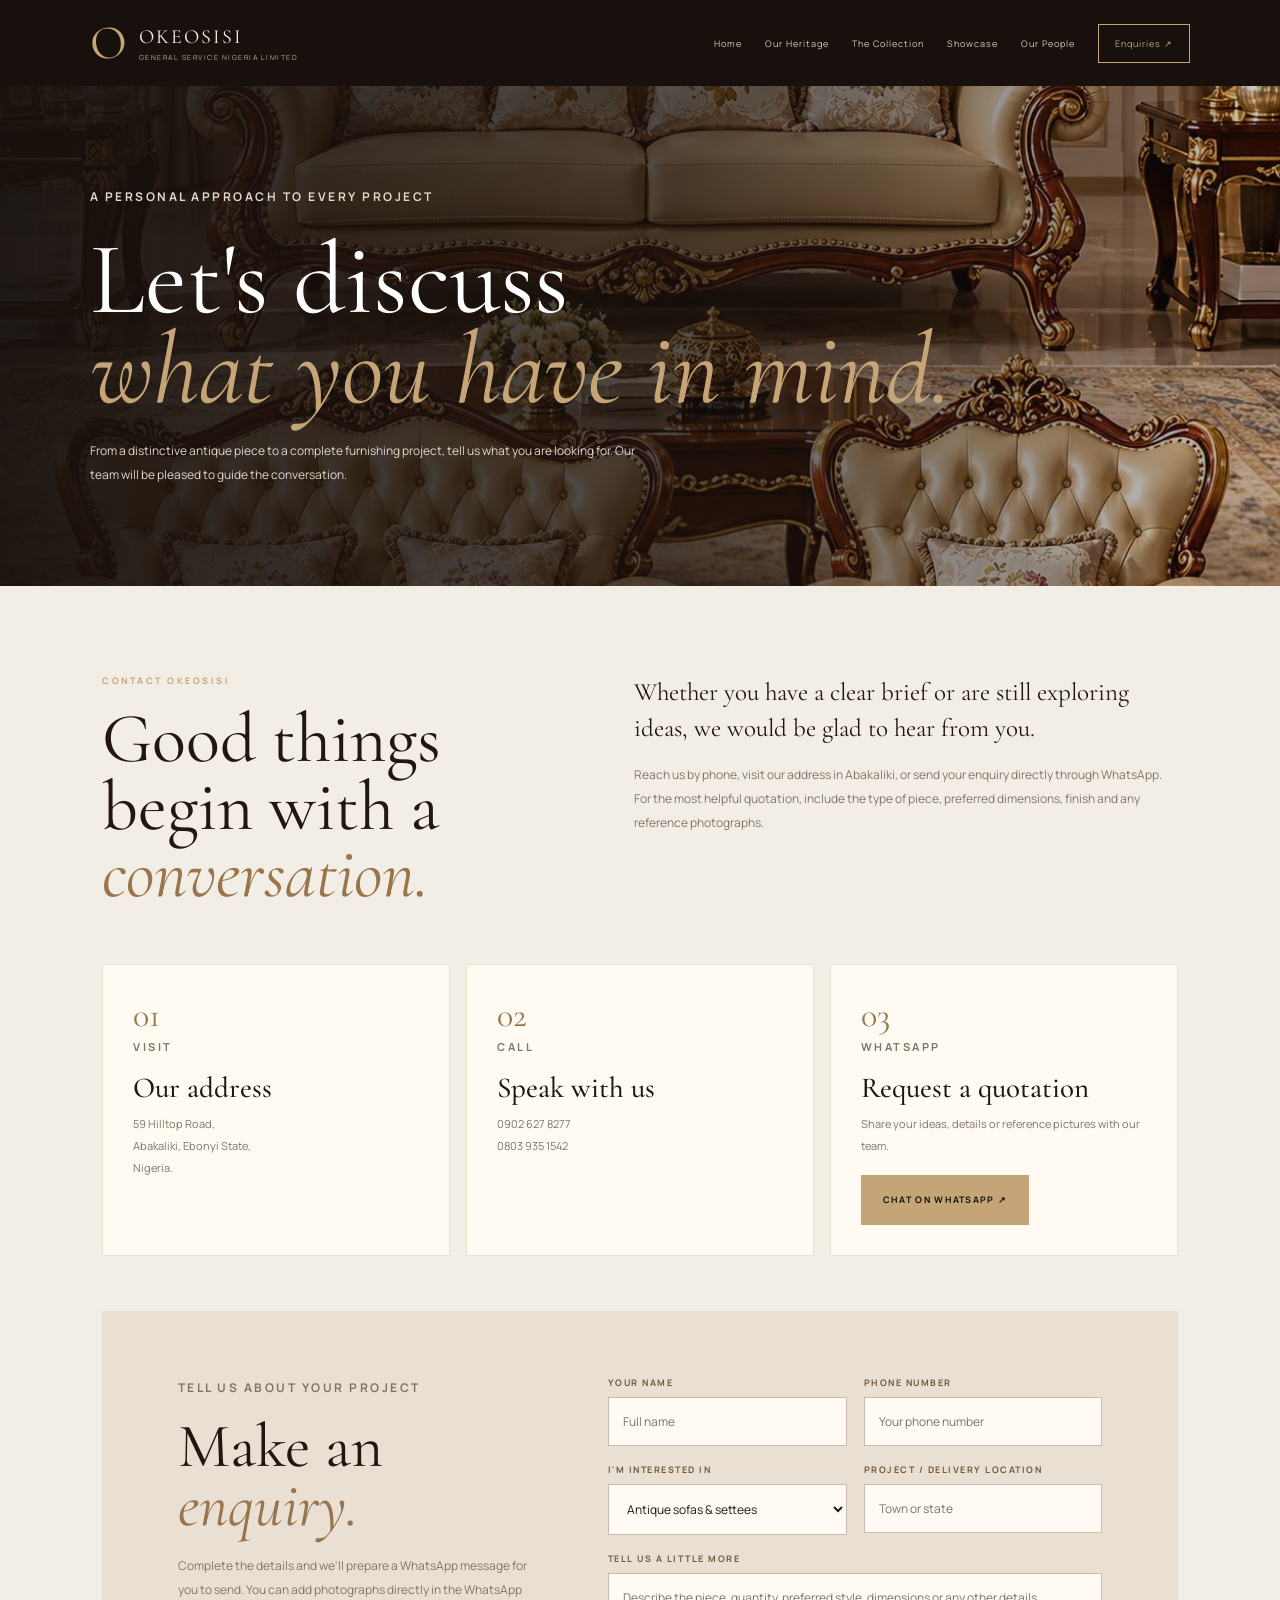
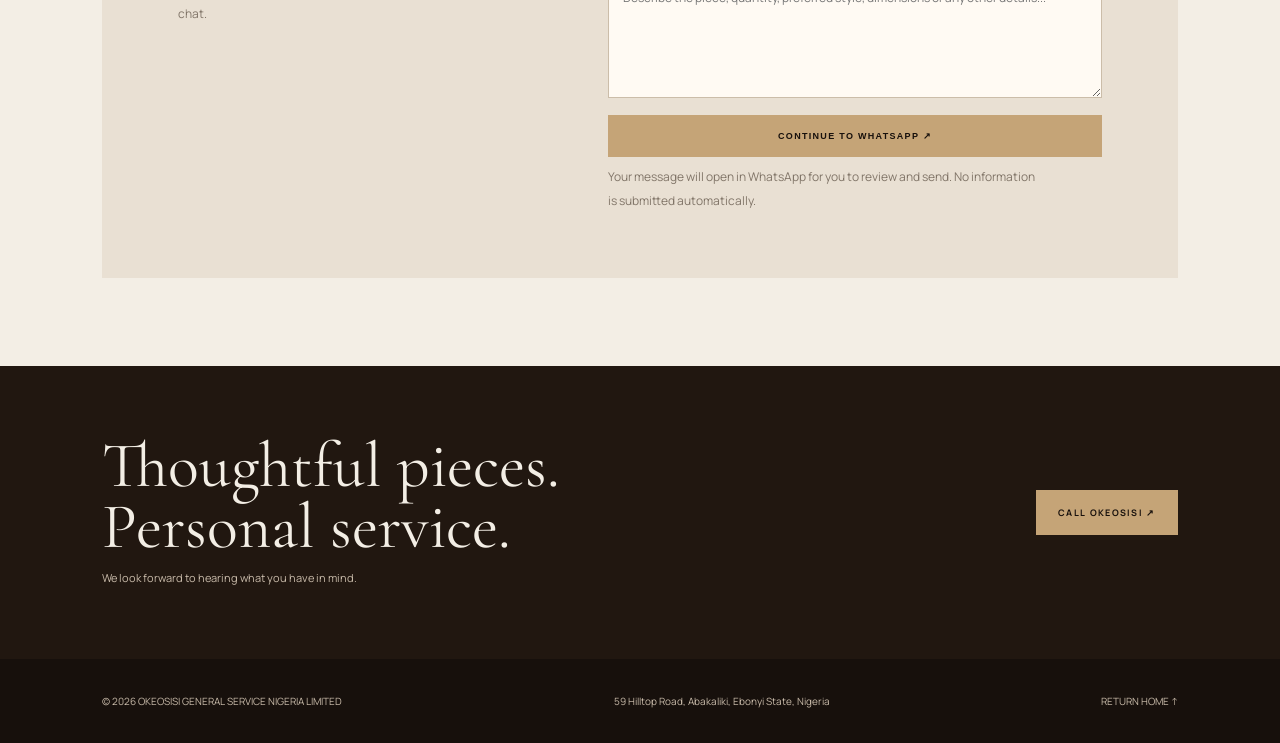
<file: contact.html>
<!doctype html>
<html lang="en"><head><meta charset="utf-8"><meta name="viewport" content="width=device-width,initial-scale=1"><title>Enquiries | Okeosisi General Service Nigeria Limited</title><meta name="description" content="Speak with Okeosisi about antique furniture, custom pieces and project enquiries."><link rel="preconnect" href="https://fonts.googleapis.com"><link rel="preconnect" href="https://fonts.gstatic.com" crossorigin><link href="https://fonts.googleapis.com/css2?family=Cormorant+Garamond:wght@400;500;600&family=Manrope:wght@400;500;600;700&display=swap" rel="stylesheet"><style>
:root{--espresso:#211710;--deep:#17100c;--gold:#c5a477;--ivory:#f3eee5;--paper:#fffaf2;--muted:#817568;--serif:'Cormorant Garamond',Georgia,serif;--sans:'Manrope',Arial,sans-serif}*{box-sizing:border-box;margin:0;padding:0}html{scroll-behavior:smooth}body{background:var(--ivory);color:var(--espresso);font-family:var(--sans)}a{color:inherit;text-decoration:none}.site-header{height:86px;background:var(--deep);color:var(--ivory);display:flex;align-items:center;justify-content:space-between;padding:0 7%;position:relative;z-index:5}.brand{display:flex;align-items:center;gap:12px}.mark{font:48px/1 var(--serif);color:var(--gold)}.brand b{font:20px var(--serif);font-weight:400;letter-spacing:2px}.brand small{display:block;font:7px var(--sans);letter-spacing:1.5px;color:#b9aa99;margin-top:4px}.nav{display:flex;gap:23px;align-items:center}.nav a{font-size:9px;letter-spacing:1px;color:#d6cbbd}.nav a:hover,.nav .active{color:var(--gold)}.nav .enquire{border:1px solid var(--gold);padding:12px 16px;color:var(--gold)}.menu{display:none;background:none;border:0;color:var(--gold);font-size:24px}.hero{min-height:500px;position:relative;display:flex;align-items:center;color:white;background:linear-gradient(90deg,#17100cf5 0%,#17100cbb 52%,#17100c35 100%),url('assets/company-photos/hero-antique-living.jpg') center 52%/cover}.hero-inner{width:86%;max-width:1250px;margin:auto;padding:95px 0}.eyebrow,.kicker{font-size:9px;letter-spacing:2.5px;color:var(--gold);font-weight:700}.hero h1{font:clamp(58px,8vw,104px)/.88 var(--serif);font-weight:400;margin:25px 0}.hero h1 em{color:var(--gold)}.hero p{max-width:560px;color:#e0d6ca;font-size:12px;line-height:2}.section{padding:88px 8%;max-width:1500px;margin:auto}.section h2{font:clamp(44px,5.5vw,72px)/.96 var(--serif);font-weight:400;margin:18px 0}.section h2 em{color:#98754c}.intro{display:grid;grid-template-columns:.9fr 1.1fr;gap:8%;align-items:start}.lead{font:25px/1.45 var(--serif);max-width:620px}.copy{font-size:12px;line-height:2;color:var(--muted);margin-top:16px}.contact-grid{display:grid;grid-template-columns:repeat(3,1fr);gap:16px;margin-top:38px}.contact-card{background:var(--paper);padding:30px;min-height:210px;border:1px solid rgba(152,117,76,.18)}.contact-card .number{font:34px var(--serif);color:#98754c}.contact-card h3{font:29px var(--serif);font-weight:500;margin:12px 0 8px}.contact-card p,.contact-card a:not(.btn){font-size:11px;line-height:2;color:var(--muted)}.contact-card a:hover{color:#98754c}.enquiry-wrap{background:#e9e0d3;display:grid;grid-template-columns:.85fr 1.15fr;gap:7%;padding:65px 7%;margin-top:55px}.enquiry-wrap h2{font:clamp(40px,5vw,62px)/.95 var(--serif);font-weight:400;margin:18px 0}.enquiry-wrap p{font-size:12px;line-height:2;color:var(--muted);max-width:430px}.form{display:grid;grid-template-columns:1fr 1fr;gap:17px}.field{display:flex;flex-direction:column;gap:8px}.field.full{grid-column:1/-1}.field label{font-size:9px;letter-spacing:1.5px;font-weight:700;color:#72583c}.field input,.field select,.field textarea{width:100%;border:1px solid #cbbda9;background:#fffaf3;padding:15px 14px;font:12px var(--sans);color:var(--espresso);outline:none}.field input:focus,.field select:focus,.field textarea:focus{border-color:#98754c}.field textarea{min-height:125px;resize:vertical}.btn{display:inline-flex;align-items:center;justify-content:center;background:var(--gold);color:var(--deep);padding:16px 22px;font-size:9px;letter-spacing:1.3px;font-weight:700;border:0;cursor:pointer}.btn:hover{background:#d7b98e}.form-note{font-size:10px;color:var(--muted);line-height:1.7}.cta{background:var(--espresso);color:var(--ivory);padding:70px 8%;display:flex;justify-content:space-between;align-items:center;gap:30px}.cta h2{font:clamp(42px,5vw,64px)/.95 var(--serif);font-weight:400}.cta p{color:#c9bbaa;font-size:11px;line-height:2;margin-top:10px}footer{background:var(--deep);color:#c9bbaa;padding:32px 8%;font-size:10px;line-height:2;display:flex;justify-content:space-between;gap:20px;flex-wrap:wrap}footer a:hover{color:var(--gold)}
@media(max-width:850px){.site-header{height:74px}.menu{display:block}.nav{display:none;position:absolute;top:74px;left:0;right:0;background:var(--deep);padding:24px 7%;flex-direction:column;align-items:flex-start}.nav.open{display:flex}.intro,.enquiry-wrap{grid-template-columns:1fr;gap:28px}.contact-grid{grid-template-columns:1fr 1fr}.cta{align-items:flex-start;flex-direction:column}}@media(max-width:560px){.hero{min-height:430px}.section{padding:64px 7%}.contact-grid,.form{grid-template-columns:1fr}.field.full{grid-column:auto}.enquiry-wrap{padding:42px 7%}.contact-card{min-height:0}.brand b{font-size:17px}}
</style></head><body>
<header class="site-header"><a class="brand" href="index.html"><span class="mark">O</span><span><b>OKEOSISI</b><small>GENERAL SERVICE NIGERIA LIMITED</small></span></a><button class="menu" id="menu" aria-label="Open navigation" aria-expanded="false">☰</button><nav class="nav" id="nav"><a href="index.html">Home</a><a href="about.html">Our Heritage</a><a href="collections.html">The Collection</a><a href="gallery.html">Showcase</a><a href="leadership.html">Our People</a><a class="enquire active" href="contact.html">Enquiries ↗</a></nav></header>
<main><section class="hero"><div class="hero-inner"><p class="eyebrow">A PERSONAL APPROACH TO EVERY PROJECT</p><h1>Let's discuss<br><em>what you have in mind.</em></h1><p>From a distinctive antique piece to a complete furnishing project, tell us what you are looking for. Our team will be pleased to guide the conversation.</p></div></section>
<section class="section"><div class="intro"><div><p class="kicker">CONTACT OKEOSISI</p><h2>Good things<br>begin with a <em>conversation.</em></h2></div><div><p class="lead">Whether you have a clear brief or are still exploring ideas, we would be glad to hear from you.</p><p class="copy">Reach us by phone, visit our address in Abakaliki, or send your enquiry directly through WhatsApp. For the most helpful quotation, include the type of piece, preferred dimensions, finish and any reference photographs.</p></div></div>
<div class="contact-grid"><article class="contact-card"><span class="number">01</span><p class="kicker">VISIT</p><h3>Our address</h3><p>59 Hilltop Road,<br>Abakaliki, Ebonyi State,<br>Nigeria.</p></article><article class="contact-card"><span class="number">02</span><p class="kicker">CALL</p><h3>Speak with us</h3><p><a href="tel:09026278277">0902 627 8277</a><br><a href="tel:08039351542">0803 935 1542</a></p></article><article class="contact-card"><span class="number">03</span><p class="kicker">WHATSAPP</p><h3>Request a quotation</h3><p>Share your ideas, details or reference pictures with our team.</p><p style="margin-top:18px"><a class="btn" href="https://wa.me/2349026278277?text=Hello%20Okeosisi%2C%20I%20would%20like%20to%20make%20an%20enquiry." target="_blank" rel="noopener">CHAT ON WHATSAPP ↗</a></p></article></div>
<div class="enquiry-wrap"><div><p class="kicker">TELL US ABOUT YOUR PROJECT</p><h2>Make an<br><em>enquiry.</em></h2><p>Complete the details and we'll prepare a WhatsApp message for you to send. You can add photographs directly in the WhatsApp chat.</p></div><form class="form" id="enquiryForm"><div class="field"><label for="name">YOUR NAME</label><input id="name" name="name" autocomplete="name" placeholder="Full name" required></div><div class="field"><label for="phone">PHONE NUMBER</label><input id="phone" name="phone" autocomplete="tel" placeholder="Your phone number" required></div><div class="field"><label for="interest">I'M INTERESTED IN</label><select id="interest" name="interest"><option>Antique sofas & settees</option><option>Armchairs & occasional seating</option><option>Cabinets & consoles</option><option>Dining furniture</option><option>Bedroom furniture</option><option>Doors & woodwork</option><option>Complete furnishing project</option><option>Other enquiry</option></select></div><div class="field"><label for="budget">PROJECT / DELIVERY LOCATION</label><input id="budget" name="location" placeholder="Town or state"></div><div class="field full"><label for="message">TELL US A LITTLE MORE</label><textarea id="message" name="message" placeholder="Describe the piece, quantity, preferred style, dimensions or any other details..."></textarea></div><div class="field full"><button class="btn" type="submit">CONTINUE TO WHATSAPP ↗</button><p class="form-note">Your message will open in WhatsApp for you to review and send. No information is submitted automatically.</p></div></form></div></section>
<section class="cta"><div><h2>Thoughtful pieces.<br>Personal service.</h2><p>We look forward to hearing what you have in mind.</p></div><a class="btn" href="tel:09026278277">CALL OKEOSISI ↗</a></section></main><footer><span>© 2026 OKEOSISI GENERAL SERVICE NIGERIA LIMITED</span><span>59 Hilltop Road, Abakaliki, Ebonyi State, Nigeria</span><a href="index.html">RETURN HOME ↑</a></footer>
<script>const m=document.getElementById('menu'),n=document.getElementById('nav');if(m&&n)m.addEventListener('click',()=>{const o=n.classList.toggle('open');m.setAttribute('aria-expanded',String(o));m.textContent=o?'×':'☰'});document.getElementById('enquiryForm').addEventListener('submit',e=>{e.preventDefault();const f=new FormData(e.currentTarget);const msg=['Hello Okeosisi, I would like to make an enquiry.','Name: '+f.get('name'),'Phone: '+f.get('phone'),'Interested in: '+f.get('interest'),'Location: '+(f.get('location')||'Not specified'),'Details: '+(f.get('message')||'Not specified')].join('
');window.open('https://wa.me/2349026278277?text='+encodeURIComponent(msg),'_blank','noopener');});</script></body></html>
</file>
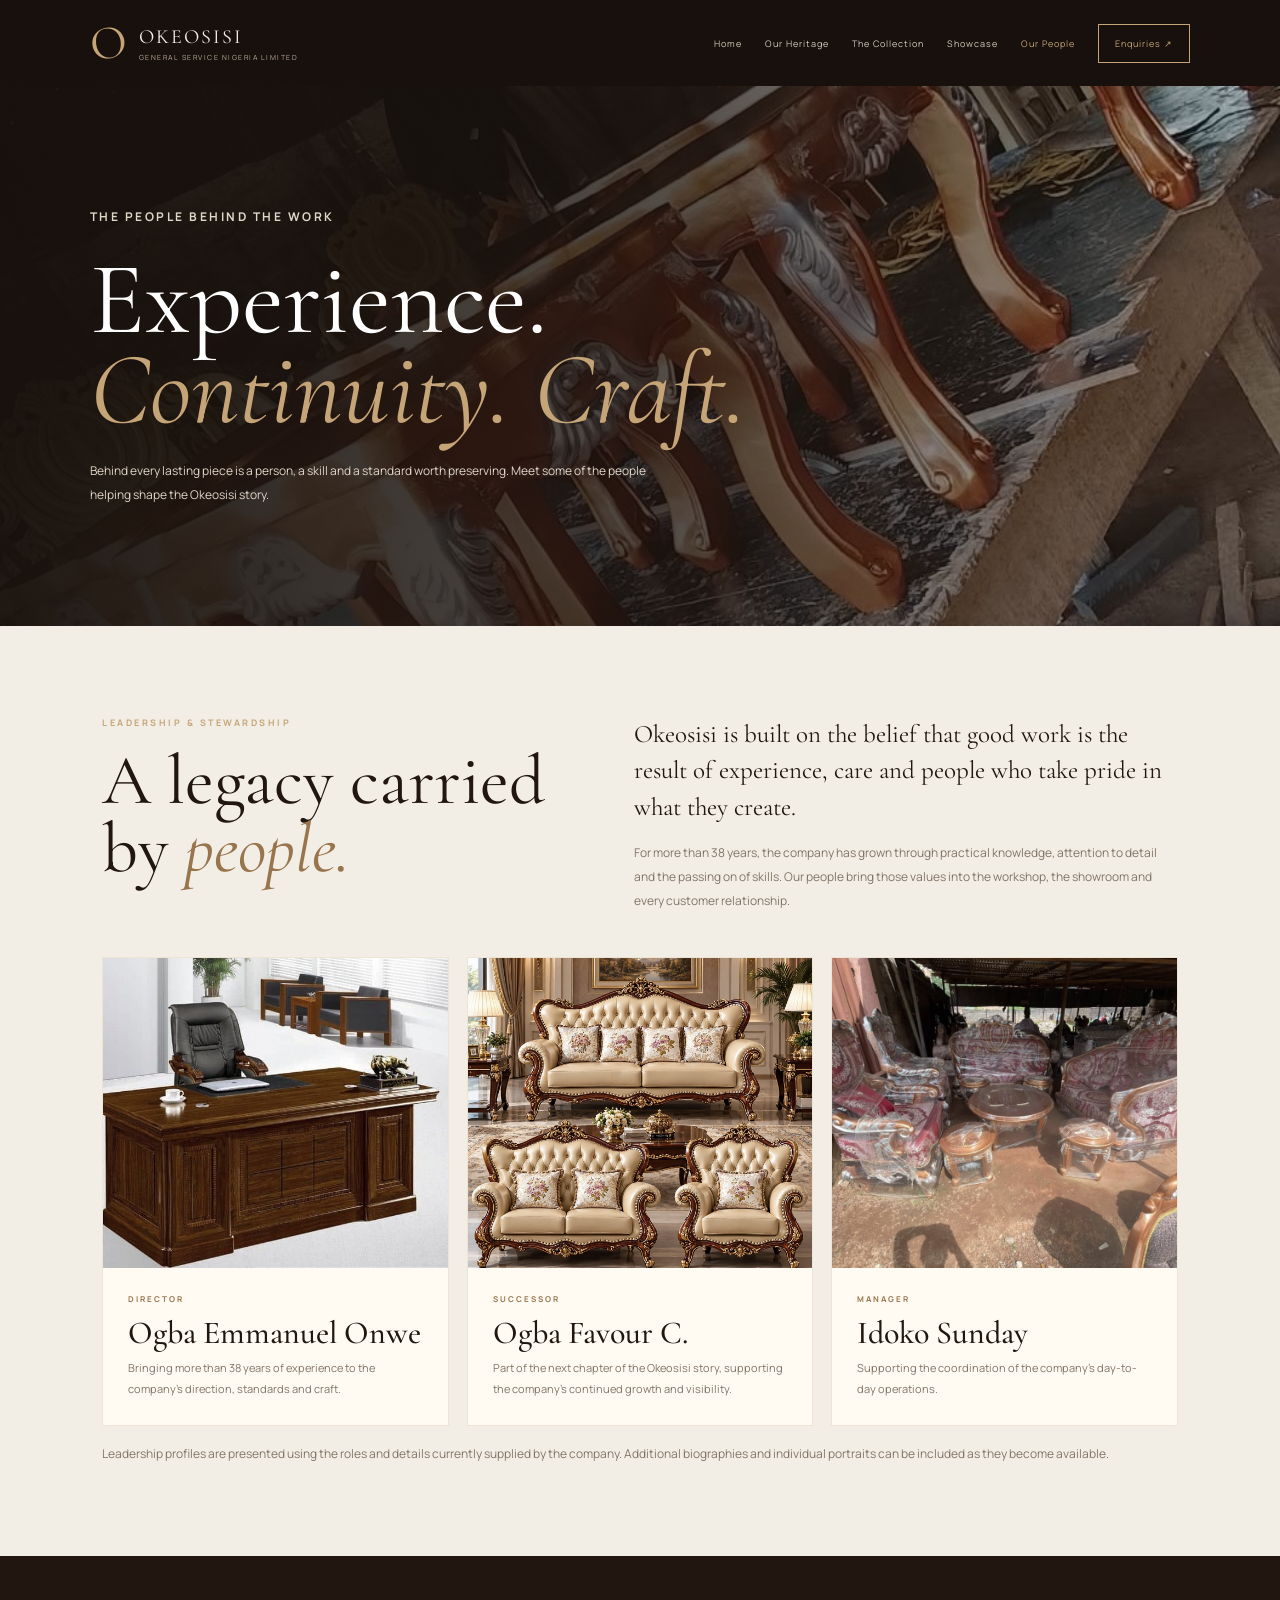
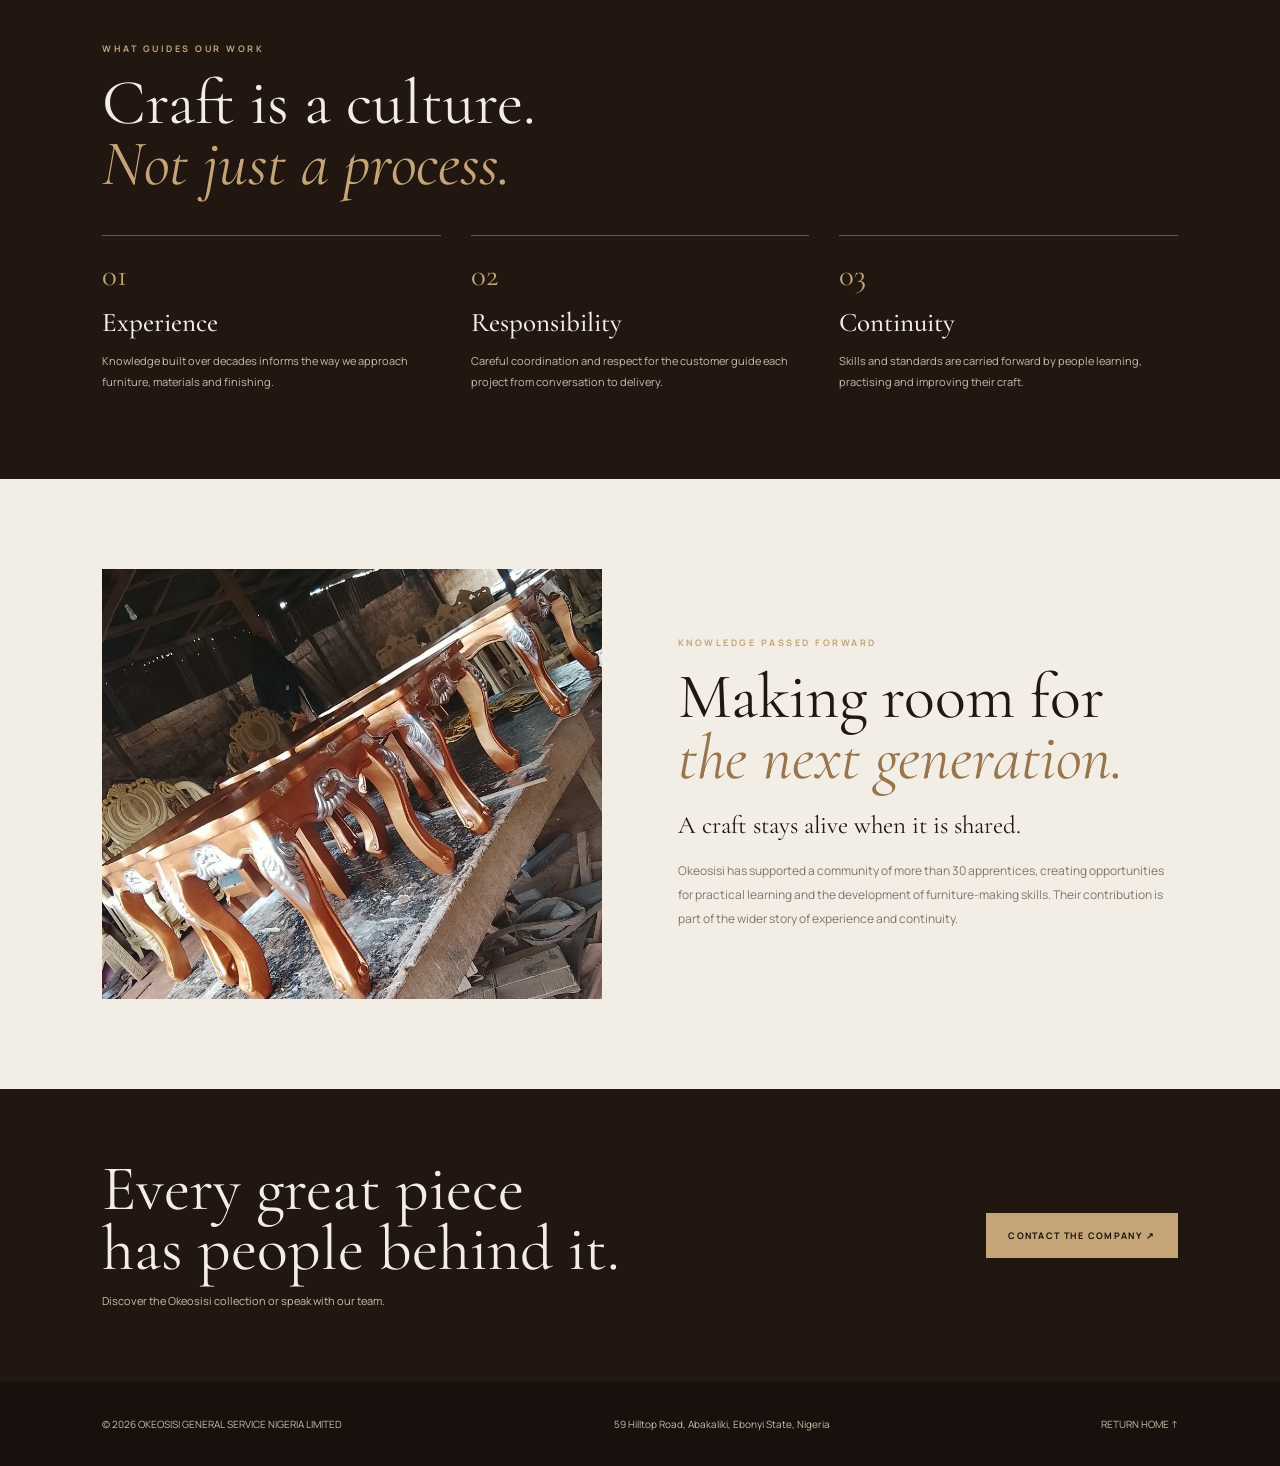
<file: leadership.html>
<!doctype html>
<html lang="en"><head><meta charset="utf-8"><meta name="viewport" content="width=device-width,initial-scale=1"><title>Our People | Okeosisi General Service Nigeria Limited</title><meta name="description" content="The people, experience and craftsmanship behind Okeosisi General Service Nigeria Limited."><link rel="preconnect" href="https://fonts.googleapis.com"><link rel="preconnect" href="https://fonts.gstatic.com" crossorigin><link href="https://fonts.googleapis.com/css2?family=Cormorant+Garamond:wght@400;500;600&family=Manrope:wght@400;500;600;700&display=swap" rel="stylesheet"><style>
:root{--espresso:#211710;--deep:#17100c;--gold:#c5a477;--ivory:#f3eee5;--paper:#fffaf2;--muted:#817568;--serif:'Cormorant Garamond',Georgia,serif;--sans:'Manrope',Arial,sans-serif}*{box-sizing:border-box;margin:0;padding:0}html{scroll-behavior:smooth}body{background:var(--ivory);color:var(--espresso);font-family:var(--sans)}a{color:inherit;text-decoration:none}.site-header{height:86px;background:var(--deep);color:var(--ivory);display:flex;align-items:center;justify-content:space-between;padding:0 7%;position:relative;z-index:5}.brand{display:flex;align-items:center;gap:12px}.mark{font:48px/1 var(--serif);color:var(--gold)}.brand b{font:20px var(--serif);font-weight:400;letter-spacing:2px}.brand small{display:block;font:7px var(--sans);letter-spacing:1.5px;color:#b9aa99;margin-top:4px}.nav{display:flex;gap:23px;align-items:center}.nav a{font-size:9px;letter-spacing:1px;color:#d6cbbd}.nav a:hover,.nav .active{color:var(--gold)}.nav .enquire{border:1px solid var(--gold);padding:12px 16px;color:var(--gold)}.menu{display:none;background:none;border:0;color:var(--gold);font-size:24px}.hero{min-height:540px;position:relative;display:flex;align-items:center;color:white;background:linear-gradient(90deg,#17100cf5 0%,#17100cbb 54%,#17100c38 100%),url('assets/company-photos/workshop-craft.jpg') center 48%/cover}.hero-inner{width:86%;max-width:1250px;margin:auto;padding:95px 0}.eyebrow,.kicker{font-size:9px;letter-spacing:2.5px;color:var(--gold);font-weight:700}.hero h1{font:clamp(60px,8vw,108px)/.88 var(--serif);font-weight:400;margin:25px 0}.hero h1 em{color:var(--gold)}.hero p{max-width:570px;color:#e0d6ca;font-size:12px;line-height:2}.section{padding:90px 8%;max-width:1500px;margin:auto}.section h2{font:clamp(44px,5.5vw,72px)/.96 var(--serif);font-weight:400;margin:18px 0}.section h2 em{color:#98754c}.intro{display:grid;grid-template-columns:.9fr 1.1fr;gap:8%;align-items:start}.lead{font:25px/1.45 var(--serif);max-width:660px}.copy{font-size:12px;line-height:2;color:var(--muted);margin-top:16px}.people{display:grid;grid-template-columns:repeat(3,1fr);gap:18px;margin-top:44px}.person{background:var(--paper);border:1px solid rgba(152,117,76,.17)}.person img{width:100%;height:310px;object-fit:cover;display:block;filter:saturate(.78)}.person-body{padding:25px}.person .role{font-size:8px;letter-spacing:2px;color:#98754c;font-weight:700}.person h3{font:32px/1.05 var(--serif);font-weight:500;margin:12px 0 9px}.person p:last-child{font-size:11px;line-height:1.9;color:var(--muted)}.values{background:var(--espresso);color:var(--ivory);padding:86px 8%}.values-inner{max-width:1320px;margin:auto}.values h2{font:clamp(43px,5vw,68px)/.95 var(--serif);font-weight:400;margin:18px 0 40px}.values h2 em{color:var(--gold)}.value-grid{display:grid;grid-template-columns:repeat(3,1fr);gap:30px}.value{border-top:1px solid rgba(197,164,119,.45);padding-top:20px}.value span{font:31px var(--serif);color:var(--gold)}.value h3{font:27px var(--serif);font-weight:500;margin:12px 0}.value p{font-size:11px;line-height:1.9;color:#c9bbaa}.apprentices{display:grid;grid-template-columns:1fr 1fr;gap:7%;align-items:center}.apprentices img{width:100%;height:430px;object-fit:cover}.apprentices h2{font:clamp(42px,5vw,66px)/.95 var(--serif);font-weight:400;margin:18px 0}.apprentices h2 em{color:#98754c}.cta{background:var(--espresso);color:var(--ivory);padding:70px 8%;display:flex;justify-content:space-between;align-items:center;gap:30px}.cta h2{font:clamp(42px,5vw,64px)/.95 var(--serif);font-weight:400}.cta p{color:#c9bbaa;font-size:11px;line-height:2;margin-top:10px}.btn{display:inline-flex;align-items:center;justify-content:center;background:var(--gold);color:var(--deep);padding:16px 22px;font-size:9px;letter-spacing:1.3px;font-weight:700}footer{background:var(--deep);color:#c9bbaa;padding:32px 8%;font-size:10px;line-height:2;display:flex;justify-content:space-between;gap:20px;flex-wrap:wrap}footer a:hover{color:var(--gold)}
@media(max-width:850px){.site-header{height:74px}.menu{display:block}.nav{display:none;position:absolute;top:74px;left:0;right:0;background:var(--deep);padding:24px 7%;flex-direction:column;align-items:flex-start}.nav.open{display:flex}.intro,.apprentices{grid-template-columns:1fr;gap:28px}.people{grid-template-columns:1fr 1fr}.value-grid{grid-template-columns:1fr 1fr}.cta{align-items:flex-start;flex-direction:column}}@media(max-width:560px){.hero{min-height:450px}.section{padding:65px 7%}.people,.value-grid{grid-template-columns:1fr}.person img{height:290px}.apprentices img{height:300px}.brand b{font-size:17px}}
</style></head><body>
<header class="site-header"><a class="brand" href="index.html"><span class="mark">O</span><span><b>OKEOSISI</b><small>GENERAL SERVICE NIGERIA LIMITED</small></span></a><button class="menu" id="menu" aria-label="Open navigation" aria-expanded="false">☰</button><nav class="nav" id="nav"><a href="index.html">Home</a><a href="about.html">Our Heritage</a><a href="collections.html">The Collection</a><a href="gallery.html">Showcase</a><a class="active" href="leadership.html">Our People</a><a class="enquire" href="contact.html">Enquiries ↗</a></nav></header>
<main><section class="hero"><div class="hero-inner"><p class="eyebrow">THE PEOPLE BEHIND THE WORK</p><h1>Experience.<br><em>Continuity. Craft.</em></h1><p>Behind every lasting piece is a person, a skill and a standard worth preserving. Meet some of the people helping shape the Okeosisi story.</p></div></section>
<section class="section"><div class="intro"><div><p class="kicker">LEADERSHIP & STEWARDSHIP</p><h2>A legacy carried<br>by <em>people.</em></h2></div><div><p class="lead">Okeosisi is built on the belief that good work is the result of experience, care and people who take pride in what they create.</p><p class="copy">For more than 38 years, the company has grown through practical knowledge, attention to detail and the passing on of skills. Our people bring those values into the workshop, the showroom and every customer relationship.</p></div></div>
<div class="people"><article class="person"><img src="assets/company-photos/executive-desk.jpg" alt="Executive workspace representing company leadership"><div class="person-body"><p class="role">DIRECTOR</p><h3>Ogba Emmanuel Onwe</h3><p>Bringing more than 38 years of experience to the company's direction, standards and craft.</p></div></article><article class="person"><img src="assets/company-photos/hero-antique-living.jpg" alt="Okeosisi classic furniture collection"><div class="person-body"><p class="role">SUCCESSOR</p><h3>Ogba Favour C.</h3><p>Part of the next chapter of the Okeosisi story, supporting the company's continued growth and visibility.</p></div></article><article class="person"><img src="assets/company-photos/workshop-floor.jpg" alt="Furniture workshop and team at work"><div class="person-body"><p class="role">MANAGER</p><h3>Idoko Sunday</h3><p>Supporting the coordination of the company's day-to-day operations.</p></div></article></div>
<p class="copy">Leadership profiles are presented using the roles and details currently supplied by the company. Additional biographies and individual portraits can be included as they become available.</p></section>
<section class="values"><div class="values-inner"><p class="kicker">WHAT GUIDES OUR WORK</p><h2>Craft is a culture.<br><em>Not just a process.</em></h2><div class="value-grid"><article class="value"><span>01</span><h3>Experience</h3><p>Knowledge built over decades informs the way we approach furniture, materials and finishing.</p></article><article class="value"><span>02</span><h3>Responsibility</h3><p>Careful coordination and respect for the customer guide each project from conversation to delivery.</p></article><article class="value"><span>03</span><h3>Continuity</h3><p>Skills and standards are carried forward by people learning, practising and improving their craft.</p></article></div></div></section>
<section class="section"><div class="apprentices"><img src="assets/company-photos/workshop-craft.jpg" alt="Furniture maker carefully working on a crafted piece"><div><p class="kicker">KNOWLEDGE PASSED FORWARD</p><h2>Making room for<br><em>the next generation.</em></h2><p class="lead">A craft stays alive when it is shared.</p><p class="copy">Okeosisi has supported a community of more than 30 apprentices, creating opportunities for practical learning and the development of furniture-making skills. Their contribution is part of the wider story of experience and continuity.</p></div></div></section>
<section class="cta"><div><h2>Every great piece<br>has people behind it.</h2><p>Discover the Okeosisi collection or speak with our team.</p></div><a class="btn" href="contact.html">CONTACT THE COMPANY ↗</a></section></main><footer><span>© 2026 OKEOSISI GENERAL SERVICE NIGERIA LIMITED</span><span>59 Hilltop Road, Abakaliki, Ebonyi State, Nigeria</span><a href="index.html">RETURN HOME ↑</a></footer>
<script>const m=document.getElementById('menu'),n=document.getElementById('nav');if(m&&n)m.addEventListener('click',()=>{const o=n.classList.toggle('open');m.setAttribute('aria-expanded',String(o));m.textContent=o?'×':'☰'});</script></body></html>
</file>
<file: assets/editorial.css>
@import url('https://fonts.googleapis.com/css2?family=Cormorant+Garamond:wght@400;500;600;700&family=Manrope:wght@400;500;600;700;800&display=swap');
:root{--ink:#21170f;--espresso:#21170f;--espresso2:#302218;--cream:#f5f0e8;--paper:#fbf8f2;--gold:#bd9861;--muted:#82766a;--line:rgba(60,43,28,.15);--serif:'Cormorant Garamond',Georgia,serif;--sans:'Manrope',Arial,sans-serif}*{box-sizing:border-box}html{scroll-behavior:smooth}body{margin:0;background:var(--paper);color:var(--ink);font-family:var(--sans);-webkit-font-smoothing:antialiased}a{color:inherit;text-decoration:none}img{display:block;width:100%;height:100%;object-fit:cover}button{font:inherit}.site-header{height:88px;position:sticky;top:0;z-index:50;background:rgba(31,22,15,.96);backdrop-filter:blur(18px);color:#f7f1e8;border-bottom:1px solid #ffffff18}.header-inner{height:100%;max-width:1440px;margin:auto;padding:0 6.2%;display:flex;align-items:center;justify-content:space-between}.brand{display:flex;align-items:center;gap:13px}.brand-mark{width:39px;height:39px;border:1px solid var(--gold);color:var(--gold);display:grid;place-items:center;font:600 27px var(--serif);border-radius:50%}.brand-copy{font-size:15px;font-weight:800;letter-spacing:2px}.brand-copy small{display:block;font-size:7px;letter-spacing:1.5px;font-weight:500;color:#c8b9a7;margin-top:5px}.site-nav{display:flex;align-items:center;gap:29px}.site-nav a{font-size:9px;letter-spacing:1.25px;text-transform:uppercase;color:#d7cbbb;transition:.25s}.site-nav a:hover,.site-nav a.active{color:#e4bd82}.site-nav .nav-cta{border:1px solid #b99560;padding:13px 17px;color:#f1d4a8}.menu-toggle{display:none;background:none;border:1px solid #b99560;color:#f5ead9;width:42px;height:40px;font-size:22px}.eyebrow{font-size:9px;letter-spacing:2.5px;font-weight:700;text-transform:uppercase;color:var(--gold)}.section{padding:110px 8%}.section-inner{max-width:1280px;margin:auto}.section-kicker{display:flex;align-items:center;gap:14px;color:var(--muted);font-size:8px;letter-spacing:2px;text-transform:uppercase}.section-kicker:before{content:'';width:35px;height:1px;background:var(--gold)}h1,h2,h3,p{margin-top:0}h1,h2,h3{font-family:var(--serif);font-weight:500}h2{font-size:clamp(44px,5.3vw,76px);line-height:.94;letter-spacing:-1.7px;margin:20px 0}h2 em,h1 em{color:var(--gold);font-weight:400}.body-copy{font-size:13px;line-height:2;color:#74685c}.button{display:inline-flex;align-items:center;gap:22px;padding:17px 22px;background:var(--gold);color:#21170f;font-size:9px;font-weight:800;letter-spacing:1.4px;text-transform:uppercase;transition:.25s}.button:hover{background:#d7b37d;transform:translateY(-2px)}.button-outline{background:transparent;border:1px solid #ffffff70;color:#fff}.button-outline:hover{background:#ffffff16}.hero{min-height:700px;position:relative;background:#24180f;color:#fff;display:flex;align-items:center;overflow:hidden}.hero-photo{position:absolute;inset:0 0 0 35%;background-position:center;background-size:cover;filter:saturate(.82)}.hero:before{content:'';position:absolute;inset:0;background:linear-gradient(90deg,#21170f 0%,#21170f 32%,rgba(33,23,15,.87) 48%,rgba(33,23,15,.1) 100%),linear-gradient(0deg,rgba(25,17,11,.42),transparent 45%);z-index:1}.hero-content{position:relative;z-index:2;width:min(650px,58%);margin-left:10%;padding:90px 0}.hero h1{font-size:clamp(66px,8.3vw,116px);line-height:.82;letter-spacing:-3px;margin:27px 0}.hero-description{max-width:430px;font-size:13px;line-height:2;color:#d8cbbb;margin-bottom:30px}.hero-actions{display:flex;flex-wrap:wrap;gap:12px}.hero-bottom{position:absolute;z-index:2;bottom:28px;left:8%;right:8%;display:flex;justify-content:space-between;color:#d3c2ad;font-size:8px;letter-spacing:1.8px;text-transform:uppercase}.hero-stamp{position:absolute;z-index:2;right:8%;bottom:75px;border:1px solid #e3c18d80;border-radius:50%;width:112px;height:112px;display:grid;place-items:center;text-align:center;color:#e8c997;font:italic 16px var(--serif);transform:rotate(-12deg)}.intro-grid{display:grid;grid-template-columns:1fr .8fr;gap:9%;align-items:end}.intro-grid h2{font-size:clamp(52px,6.5vw,88px)}.intro-copy{max-width:480px}.intro-copy .lead{font:500 26px/1.25 var(--serif);color:#3c2a1d}.editorial-banner{margin-top:70px;height:480px;position:relative;overflow:hidden}.editorial-banner img{transition:transform .8s}.editorial-banner:hover img{transform:scale(1.025)}.editorial-banner figcaption{position:absolute;bottom:0;left:0;right:0;padding:22px 28px;background:linear-gradient(transparent,rgba(20,13,8,.75));color:#f6ead8;font-size:8px;letter-spacing:2px}.section-dark{background:var(--espresso);color:var(--cream)}.section-dark .section-kicker{color:#bcae9d}.section-heading{display:flex;justify-content:space-between;align-items:end;gap:40px;margin-bottom:42px}.section-heading h2{margin-bottom:0}.section-heading>p{max-width:370px;color:#bdb0a0;font-size:12px;line-height:2;margin-bottom:4px}.editorial-grid{display:grid;grid-template-columns:1.25fr .85fr .85fr;grid-template-rows:330px 300px;gap:15px}.editorial-card{position:relative;overflow:hidden;display:block;background:#382719;min-height:260px}.editorial-card:first-child{grid-row:span 2}.editorial-card:nth-child(4){grid-column:2}.editorial-card img{transition:transform .7s;filter:saturate(.88)}.editorial-card:hover img{transform:scale(1.055)}.editorial-card:after{content:'';position:absolute;inset:30% 0 0;background:linear-gradient(transparent,rgba(22,14,8,.86))}.card-meta{position:absolute;z-index:2;left:23px;right:20px;bottom:22px;color:#fff}.card-meta small{font-size:8px;letter-spacing:1.7px;color:#e5c58f}.card-meta h3{font-size:clamp(27px,3vw,42px);line-height:.98;margin:8px 0}.card-meta span{font-size:8px;letter-spacing:1.2px;color:#eadbc8}.inline-link{display:inline-flex;gap:18px;align-items:center;color:var(--gold);font-size:9px;font-weight:800;letter-spacing:1.5px;text-transform:uppercase;border-bottom:1px solid #bd986166;padding-bottom:10px}.split-feature{display:grid;grid-template-columns:1fr 1fr;gap:9%;align-items:center}.split-feature .feature-image{height:570px;position:relative}.feature-image:after{content:'';position:absolute;inset:18px -18px -18px 18px;border:1px solid #bd986180;z-index:-0}.feature-image img{position:relative;z-index:1}.feature-copy h2{font-size:clamp(52px,6vw,82px)}.feature-copy p{font-size:13px;line-height:2;color:#74685c;max-width:450px}.stats-row{display:grid;grid-template-columns:repeat(3,1fr);border-top:1px solid var(--line);margin-top:55px;padding-top:28px;gap:20px}.stat strong{display:block;font:500 42px var(--serif);color:var(--gold)}.stat span{font-size:8px;letter-spacing:1.6px;color:#b9aa98;text-transform:uppercase}.quote-band{background:#eae1d5;padding:80px 8%;text-align:center}.quote-band p{max-width:850px;margin:0 auto;font:italic 38px/1.18 var(--serif);color:#4a3626}.quote-band span{display:block;margin-top:22px;font-size:8px;letter-spacing:2px;color:#897763}.cta-band{background:var(--espresso);color:white;text-align:center;padding:100px 7%;position:relative;overflow:hidden}.cta-band:before{content:'';position:absolute;inset:0;background:url('company-photos/hero-antique-living.jpg') center/cover;opacity:.15}.cta-band>*{position:relative}.cta-band h2{font-size:clamp(50px,6vw,82px)}.cta-band p{font-size:12px;color:#cbbdac;line-height:1.9;max-width:480px;margin:0 auto 25px}.site-footer{background:#19110c;color:#e9dfd1;padding:55px 8% 22px}.footer-grid{max-width:1280px;margin:auto;display:grid;grid-template-columns:1.5fr 1fr 1fr 1fr;gap:30px;padding-bottom:38px}.footer-grid h4{font-size:8px;letter-spacing:1.8px;color:var(--gold);margin:0 0 16px}.footer-grid p,.footer-grid a{font-size:10px;line-height:2;color:#b9aa98}.footer-links{display:flex;flex-direction:column;align-items:flex-start;gap:5px}.footer-bottom{max-width:1280px;margin:auto;border-top:1px solid #ffffff1c;padding-top:18px;display:flex;justify-content:space-between;color:#8e8174;font-size:8px;letter-spacing:1.2px}.disclaimer{font-size:9px;line-height:1.8;color:#978879;margin-top:28px;padding:15px 18px;border-left:2px solid var(--gold);background:#f0e9df}
/* inner pages */
.page-hero{background:var(--espresso);color:white;padding:100px 8% 80px;position:relative;overflow:hidden}.page-hero:after{content:'';position:absolute;width:50vw;height:50vw;right:-12vw;top:-24vw;border:1px solid #bd986133;border-radius:50%;box-shadow:0 0 0 50px #bd98610a,0 0 0 100px #bd986108}.page-hero-inner{max-width:1280px;margin:auto;position:relative;z-index:1}.page-hero h1{font-size:clamp(64px,9vw,112px);line-height:.85;margin:24px 0}.page-hero p{font-size:12px;line-height:2;color:#c7b9a8;max-width:510px}.page-hero .eyebrow{color:#d4b27f}.collection-intro{display:flex;justify-content:space-between;align-items:end;gap:50px;margin-bottom:45px}.collection-intro p{max-width:440px;color:#776a5d;font-size:12px;line-height:2}.collection-list{display:grid;grid-template-columns:repeat(3,1fr);gap:34px 18px}.collection-item{cursor:pointer}.collection-image{height:340px;overflow:hidden;background:#e7ded1;position:relative}.collection-image img{transition:transform .6s}.collection-item:hover img{transform:scale(1.04)}.collection-number{position:absolute;top:15px;left:15px;background:#21170f;color:#f1e6d6;padding:8px 11px;font-size:8px;letter-spacing:1px}.collection-text{padding:16px 2px 0;display:flex;justify-content:space-between;gap:15px;align-items:start}.collection-text h3{font-size:29px;margin:0}.collection-text p{font-size:8px;letter-spacing:1px;color:#9a8875;margin:7px 0 0}.collection-text a{font-size:20px;color:#a17d4d}.gallery-intro{display:flex;justify-content:space-between;align-items:end;gap:35px}.gallery-intro p{max-width:420px;color:#786b5e;font-size:12px;line-height:2}.filters{display:flex;gap:9px;flex-wrap:wrap;margin:36px 0}.filter-btn{background:transparent;border:1px solid #c9bba9;padding:12px 16px;color:#6d5c4c;font-size:8px;letter-spacing:1.3px;cursor:pointer}.filter-btn.active,.filter-btn:hover{background:var(--espresso);color:#f2e6d5;border-color:var(--espresso)}.showcase-grid{display:grid;grid-template-columns:repeat(12,1fr);grid-auto-rows:105px;gap:14px}.showcase-tile{position:relative;overflow:hidden;background:#e7ded1;cursor:zoom-in}.showcase-tile img{transition:transform .65s}.showcase-tile:hover img{transform:scale(1.055)}.showcase-tile:nth-child(6n+1){grid-column:span 7;grid-row:span 4}.showcase-tile:nth-child(6n+2){grid-column:span 5;grid-row:span 3}.showcase-tile:nth-child(6n+3){grid-column:span 5;grid-row:span 3}.showcase-tile:nth-child(6n+4){grid-column:span 4;grid-row:span 3}.showcase-tile:nth-child(6n+5){grid-column:span 4;grid-row:span 3}.showcase-tile:nth-child(6n){grid-column:span 4;grid-row:span 3}.showcase-tile:after{content:'';position:absolute;inset:50% 0 0;background:linear-gradient(transparent,rgba(20,12,7,.65));pointer-events:none}.showcase-caption{position:absolute;z-index:2;bottom:15px;left:17px;color:white;font:500 25px var(--serif)}.showcase-caption small{display:block;font:700 7px var(--sans);letter-spacing:1.6px;color:#e5c28d;margin-bottom:5px}.showcase-tile[hidden]{display:none}.lightbox{position:fixed;inset:0;z-index:100;background:rgba(15,10,6,.94);display:none;align-items:center;justify-content:center;padding:5vw}.lightbox.open{display:flex}.lightbox img{max-width:min(1100px,90vw);max-height:82vh;object-fit:contain}.lightbox button{position:absolute;top:25px;right:35px;background:none;border:0;color:#fff;font-size:36px;cursor:pointer}.lightbox p{position:absolute;bottom:20px;color:#e9d8c2;font-size:10px;letter-spacing:1.5px}.contact-panel{display:grid;grid-template-columns:1fr 1fr;gap:50px}.contact-card{padding:28px;border:1px solid var(--line);background:#fffaf3}.contact-card h3{font-size:29px}.contact-card p,.contact-card a{font-size:12px;line-height:2;color:#796b5d}.contact-card a{display:block;color:#76552e}.people-grid{display:grid;grid-template-columns:repeat(3,1fr);gap:18px}.person-card{background:#ede5d9;padding:30px;min-height:220px}.person-card h3{font-size:32px;margin:0 0 8px}.person-card p{font-size:9px;letter-spacing:1.5px;color:#8b7761}
@media(max-width:900px){.site-nav{gap:15px}.site-nav a{font-size:8px}.hero-content{margin-left:7%;width:65%}.section{padding:85px 7%}.editorial-grid{grid-template-rows:280px 250px}.footer-grid{grid-template-columns:1.3fr 1fr;row-gap:30px}.collection-list{grid-template-columns:repeat(2,1fr)}.collection-image{height:310px}}
@media(max-width:680px){.site-header{height:74px}.header-inner{padding:0 6%}.menu-toggle{display:block}.site-nav{display:none;position:absolute;top:74px;left:0;right:0;padding:14px 7% 24px;background:#21170f;flex-direction:column;align-items:stretch;gap:0}.site-nav.open{display:flex}.site-nav a{padding:14px 0;border-bottom:1px solid #ffffff18;font-size:9px}.site-nav .nav-cta{text-align:center;margin-top:14px}.hero{min-height:680px;align-items:end}.hero-photo{inset:0;background-position:58% center}.hero:before{background:linear-gradient(0deg,#21170f 0%,rgba(33,23,15,.91) 28%,rgba(33,23,15,.3) 100%)}.hero-content{width:86%;margin:0 auto;padding:90px 0 125px}.hero h1{font-size:clamp(65px,17vw,94px)}.hero-bottom{left:7%;right:7%;bottom:22px;font-size:7px}.hero-bottom span:nth-child(2){display:none}.hero-stamp{width:83px;height:83px;font-size:12px;right:7%;top:32px;bottom:auto}.section{padding:75px 7%}.intro-grid,.split-feature,.contact-panel{grid-template-columns:1fr;gap:25px}.intro-grid h2{font-size:64px}.editorial-banner{height:330px;margin-top:40px}.section-heading,.collection-intro,.gallery-intro{display:block}.section-heading>p,.collection-intro p,.gallery-intro p{margin-top:20px}.editorial-grid{grid-template-columns:1fr 1fr;grid-template-rows:300px 230px 230px;gap:10px}.editorial-card:first-child{grid-row:span 2}.editorial-card:nth-child(4){grid-column:auto}.editorial-card:nth-child(5){grid-column:span 2}.card-meta{left:13px;bottom:13px}.card-meta h3{font-size:27px}.card-meta small{font-size:7px}.split-feature .feature-image{height:370px}.feature-image:after{inset:10px -10px -10px 10px}.stats-row{gap:10px}.stat strong{font-size:34px}.stat span{font-size:7px;line-height:1.6}.quote-band{padding:60px 8%}.quote-band p{font-size:29px}.footer-grid{grid-template-columns:1fr 1fr;gap:28px 15px}.footer-bottom{flex-direction:column;gap:10px}.page-hero{padding:80px 7% 65px}.page-hero h1{font-size:clamp(60px,16vw,90px)}.collection-list{grid-template-columns:1fr 1fr;gap:25px 12px}.collection-image{height:240px}.collection-text h3{font-size:24px}.collection-text p{font-size:7px}.showcase-grid{grid-template-columns:1fr 1fr;grid-auto-rows:100px;gap:9px}.showcase-tile:nth-child(n){grid-column:span 1;grid-row:span 2}.showcase-tile:nth-child(5n+1){grid-column:span 2;grid-row:span 3}.showcase-caption{font-size:20px;left:11px;bottom:11px}.people-grid{grid-template-columns:1fr}.cta-band{padding:75px 7%}}
@media(max-width:390px){.collection-list{grid-template-columns:1fr}.collection-image{height:310px}.footer-grid{grid-template-columns:1fr}.hero h1{font-size:62px}}
</file>
<file: ABOUT/css/style.css>
:root {
    --espresso: #211710;
    --espresso-soft: #302116;
    --bronze: #98754c;
    --gold: #c5a477;
    --ivory: #f3eee5;
    --paper: #e8dfd1;
    --muted: #85796c;
    --serif: "Cormorant Garamond", Georgia, serif;
    --sans: "Manrope", Arial, sans-serif;
}

* {
    margin: 0;
    padding: 0;
    box-sizing: border-box;
}

html {
    scroll-behavior: smooth;
}

body {
    background: var(--ivory);
    color: var(--espresso);
    font-family: var(--sans);
    overflow-x: hidden;
}

a {
    color: inherit;
    text-decoration: none;
}

img {
    display: block;
    width: 100%;
    height: 100%;
    object-fit: cover;
}

.section {
    padding: 115px 8%;
}

.eyebrow {
    color: var(--gold);
    font-size: 9px;
    font-weight: 700;
    letter-spacing: 2.7px;
}

.eyebrow.dark {
    color: var(--bronze);
}

/* HEADER */

.header {
    background: var(--espresso);
    color: var(--ivory);
    position: relative;
    z-index: 20;
}

.header-inner {
    width: 88%;
    min-height: 100px;
    margin: auto;
    display: flex;
    align-items: center;
    justify-content: space-between;
}

.brand {
    display: flex;
    align-items: center;
    gap: 12px;
}

.brand-monogram {
    font-family: var(--serif);
    font-size: 44px;
    color: var(--gold);
    line-height: 1;
}

.brand-text {
    font-family: var(--serif);
    font-size: 21px;
    letter-spacing: 2.5px;
}

.brand-text small {
    display: block;
    font-family: var(--sans);
    color: #a99a88;
    font-size: 7px;
    letter-spacing: 1.6px;
    margin-top: 4px;
}

.navigation {
    display: flex;
    align-items: center;
    gap: 29px;
}

.navigation a {
    font-size: 9px;
    letter-spacing: .8px;
    color: #d6cbbd;
    transition: color .3s;
}

.navigation a:hover,
.navigation a.active {
    color: var(--gold);
}

.navigation .nav-enquire {
    border: 1px solid var(--gold);
    color: var(--gold);
    padding: 13px 18px;
}

.menu-toggle {
    display: none;
}

/* HERO */

.hero {
    height: min(850px, calc(100svh - 100px));
    min-height: 690px;
    position: relative;
    display: flex;
    align-items: center;
    background: var(--espresso);
    color: white;
    overflow: hidden;
}

.hero-image {
    position: absolute;
    inset: 0;
    background:
        url("../../assets/company-photos/hero-antique-living.jpg")
        center 55% / cover no-repeat;
    animation: imageReveal 1.5s ease both;
}

.hero-overlay {
    position: absolute;
    inset: 0;
    background:
        linear-gradient(90deg,
            rgba(25,17,11,.94) 0%,
            rgba(25,17,11,.76) 42%,
            rgba(25,17,11,.12) 100%),
        linear-gradient(0deg,
            rgba(25,17,11,.48),
            transparent 48%);
}

.hero-content {
    position: relative;
    z-index: 2;
    width: 84%;
    margin: auto;
    padding-bottom: 35px;
    animation: riseIn 1s .2s both;
}

.hero-content h1 {
    font-family: var(--serif);
    font-size: clamp(65px, 9vw, 116px);
    font-weight: 400;
    line-height: .91;
    letter-spacing: -2px;
    margin-top: 27px;
}

.hero-content h1 em {
    color: var(--gold);
    font-weight: 400;
}

.hero-description {
    max-width: 460px;
    color: #d8cfc2;
    font-size: 12px;
    line-height: 2.1;
    margin: 27px 0 32px;
}

.hero-actions {
    display: flex;
    flex-wrap: wrap;
    gap: 14px;
}

.button {
    min-height: 52px;
    padding: 0 22px;
    display: inline-flex;
    align-items: center;
    justify-content: center;
    gap: 22px;
    font-size: 9px;
    font-weight: 700;
    letter-spacing: 1.1px;
    transition: .3s ease;
}

.button-gold {
    color: var(--espresso);
    background: var(--gold);
}

.button-gold:hover {
    background: #dfc49e;
    transform: translateY(-3px);
}

.button-outline {
    border: 1px solid rgba(255,255,255,.6);
    color: white;
}

.button-outline:hover {
    background: white;
    color: var(--espresso);
}

.hero-footer {
    position: absolute;
    z-index: 2;
    bottom: 30px;
    left: 8%;
    right: 8%;
    display: flex;
    justify-content: space-between;
    color: #d3c6b5;
    font-size: 8px;
    letter-spacing: 1.7px;
}

/* SECTION MARKER */

.section-marker {
    display: flex;
    align-items: center;
    gap: 17px;
    margin-bottom: 65px;
    color: #887968;
    font-size: 8px;
    letter-spacing: 2px;
}

.section-marker span:first-child {
    color: var(--bronze);
    font-size: 11px;
}

.light-marker {
    color: #b6a794;
}

/* INTRODUCTION */

.introduction {
    background: var(--ivory);
}

.intro-grid {
    display: grid;
    grid-template-columns: 1.05fr .95fr;
    gap: 12%;
    align-items: end;
    margin-bottom: 65px;
}

.intro-grid h2,
.collection-heading h2,
.craft-copy h2,
.heritage-grid h2,
.closing h2 {
    font-family: var(--serif);
    font-size: clamp(55px, 6.5vw, 82px);
    line-height: .99;
    font-weight: 400;
    margin-top: 23px;
}

.intro-grid h2 em,
.collection-heading h2 em,
.craft-copy h2 em,
.heritage-grid h2 em {
    color: var(--bronze);
    font-weight: 400;
}

.intro-copy {
    max-width: 470px;
}

.intro-lead {
    font-family: var(--serif);
    font-size: 27px;
    line-height: 1.3;
    margin-bottom: 20px;
}

.intro-copy p:not(.intro-lead) {
    color: var(--muted);
    font-size: 11px;
    line-height: 2.15;
    margin-bottom: 15px;
}

.text-link {
    display: inline-flex;
    align-items: center;
    gap: 22px;
    border-bottom: 1px solid var(--bronze);
    padding-bottom: 9px;
    margin-top: 20px;
    font-size: 8px;
    font-weight: 700;
    letter-spacing: 1.5px;
}

.text-link span {
    color: var(--bronze);
    font-size: 15px;
}

.wide-editorial-image {
    height: 560px;
    position: relative;
    background: var(--paper);
}

.wide-editorial-image figcaption {
    position: absolute;
    bottom: 0;
    left: 0;
    padding: 15px 20px;
    background: rgba(33,23,16,.88);
    color: white;
    font-size: 8px;
    letter-spacing: 1.5px;
}

/* COLLECTIONS */

.collections {
    background: var(--espresso);
    color: var(--ivory);
}

.collection-heading {
    display: flex;
    align-items: end;
    justify-content: space-between;
    gap: 35px;
    margin-bottom: 50px;
}

.collection-heading h2 {
    font-size: clamp(55px, 6.5vw, 82px);
}

.collection-heading h2 em {
    color: var(--gold);
}

.collection-heading > p {
    max-width: 300px;
    color: #b9aa99;
    font-size: 11px;
    line-height: 2.1;
}

.antique-grid {
    display: grid;
    grid-template-columns: 1.15fr 1fr 1fr;
    grid-template-rows: 330px 330px;
    gap: 13px;
}

.antique-card {
    position: relative;
    display: block;
    min-width: 0;
    overflow: hidden;
    background: var(--espresso-soft);
}

.antique-card.antique-feature {
    grid-row: span 2;
}

.antique-card img {
    transition: transform .8s cubic-bezier(.2,.7,.2,1);
}

.antique-card:hover img {
    transform: scale(1.06);
}

.card-shade {
    position: absolute;
    inset: 0;
    background: linear-gradient(
        0deg,
        rgba(20,13,8,.9),
        rgba(20,13,8,.03) 75%
    );
}

.card-index {
    position: absolute;
    top: 19px;
    left: 20px;
    color: #e0c49d;
    font-size: 8px;
    letter-spacing: 1.4px;
}

.card-caption {
    position: absolute;
    left: 22px;
    bottom: 23px;
}

.card-caption h3 {
    font-family: var(--serif);
    font-size: 31px;
    line-height: 1.05;
    font-weight: 400;
    margin-bottom: 12px;
}

.card-caption span {
    color: var(--gold);
    font-size: 8px;
    letter-spacing: 1.5px;
}

.collection-bottom {
    display: flex;
    align-items: center;
    justify-content: space-between;
    gap: 20px;
    margin-top: 40px;
}

.collection-bottom > p {
    color: #a99a88;
    font-size: 8px;
    letter-spacing: 1.6px;
}

.collection-bottom .text-link {
    color: var(--ivory);
    border-color: var(--gold);
}

/* CRAFT */

.craft {
    display: grid;
    grid-template-columns: 1fr .9fr;
    align-items: center;
    gap: 10%;
    background: var(--paper);
}

.craft-image {
    height: 590px;
    background: #d8cbb8;
}

.craft-copy h2 {
    font-size: clamp(52px, 6vw, 75px);
}

.craft-copy > p:not(.eyebrow) {
    max-width: 420px;
    color: #76695c;
    font-size: 11px;
    line-height: 2.2;
    margin-top: 27px;
}

/* HERITAGE */

.heritage {
    background: var(--ivory);
}

.heritage-grid {
    display: grid;
    grid-template-columns: 1.15fr .85fr;
    gap: 12%;
    align-items: center;
}

.heritage-grid h2 {
    color: var(--espresso);
}

.heritage-copy {
    max-width: 470px;
    color: var(--muted);
    font-size: 11px;
    line-height: 2.2;
    margin-top: 26px;
}

.heritage-facts {
    border-top: 1px solid #d4c9ba;
}

.heritage-facts > div {
    padding: 25px 0;
    border-bottom: 1px solid #d4c9ba;
}

.heritage-facts strong {
    font-family: var(--serif);
    font-size: 59px;
    font-weight: 400;
}

.heritage-facts strong span {
    color: var(--bronze);
}

.heritage-facts p {
    color: #8c7e6f;
    font-size: 8px;
    letter-spacing: 1.7px;
    margin-top: 5px;
}

/* CLOSING */

.closing {
    min-height: 660px;
    display: grid;
    place-items: center;
    position: relative;
    overflow: hidden;
    background: var(--espresso);
    color: white;
    text-align: center;
}

.closing-image,
.closing-overlay {
    position: absolute;
    inset: 0;
}

.closing-image {
    background: url("../../assets/company-photos/hero-antique-living.jpg")
        center / cover no-repeat;
}

.closing-overlay {
    background: rgba(25,17,11,.83);
}

.closing-content {
    position: relative;
    z-index: 2;
    max-width: 720px;
    padding: 70px 22px;
}

.closing h2 {
    font-size: clamp(65px, 8vw, 96px);
    margin: 25px 0;
}

.closing h2 em {
    color: var(--gold);
    font-weight: 400;
}

.closing-content > p:not(.eyebrow) {
    max-width: 440px;
    margin: 0 auto 28px;
    color: #d0c3b4;
    font-size: 11px;
    line-height: 2.1;
}

/* FOOTER */

.footer {
    background: #19110c;
    color: var(--ivory);
    padding: 70px 8% 0;
}

.footer-main {
    display: grid;
    grid-template-columns: 1.5fr 1fr 1.2fr 1fr;
    gap: 45px;
    padding-bottom: 55px;
}

.footer-brand > p {
    max-width: 270px;
    margin-top: 22px;
    color: #a99b8b;
    font-size: 10px;
    line-height: 2;
}

.footer-column {
    display: flex;
    flex-direction: column;
    align-items: flex-start;
    gap: 12px;
}

.footer-column h4 {
    color: var(--gold);
    font-size: 8px;
    letter-spacing: 1.8px;
    margin-bottom: 8px;
}

.footer-column a,
.footer-column p {
    color: #b8aa9a;
    font-size: 10px;
    line-height: 1.9;
}

.footer-column a:hover {
    color: var(--gold);
}

.footer-bottom {
    border-top: 1px solid rgba(255,255,255,.12);
    padding: 22px 0;
    display: flex;
    justify-content: space-between;
    gap: 15px;
    color: #8f8172;
    font-size: 8px;
    letter-spacing: 1px;
}

/* ANIMATION */

@keyframes riseIn {
    from {
        opacity: 0;
        transform: translateY(24px);
    }
    to {
        opacity: 1;
        transform: translateY(0);
    }
}

@keyframes imageReveal {
    from { transform: scale(1.07); }
    to { transform: scale(1); }
}

/* TABLET */

@media (max-width: 1000px) {
    .navigation {
        gap: 15px;
    }

    .navigation a {
        font-size: 8px;
    }

    .antique-grid {
        grid-template-rows: 280px 280px;
    }

    .footer-main {
        grid-template-columns: 1fr 1fr;
    }
}

/* MOBILE */

@media (max-width: 760px) {
    .header-inner {
        min-height: 82px;
    }

    .brand-monogram {
        font-size: 37px;
    }

    .brand-text {
        font-size: 18px;
    }

    .menu-toggle {
        display: flex;
        flex-direction: column;
        gap: 6px;
        padding: 10px;
        border: 0;
        background: none;
        cursor: pointer;
    }

    .menu-toggle span {
        width: 25px;
        height: 1px;
        background: var(--gold);
    }

    .navigation {
        display: none;
        position: absolute;
        top: 82px;
        left: 0;
        right: 0;
        padding: 15px 7% 25px;
        background: var(--espresso);
        flex-direction: column;
        align-items: stretch;
        gap: 0;
    }

    .navigation.open {
        display: flex;
    }

    .navigation a {
        padding: 14px 0;
        border-bottom: 1px solid rgba(255,255,255,.1);
        font-size: 10px;
    }

    .navigation .nav-enquire {
        margin-top: 12px;
        text-align: center;
        padding: 14px;
    }

    .hero {
        min-height: 720px;
        height: calc(100svh - 82px);
    }

    .hero-content {
        width: 86%;
    }

    .hero-content h1 {
        font-size: clamp(58px, 12vw, 78px);
    }

    .hero-overlay {
        background: linear-gradient(
            90deg,
            rgba(25,17,11,.9),
            rgba(25,17,11,.5)
        );
    }

    .hero-footer {
        left: 7%;
        right: 7%;
        bottom: 22px;
        font-size: 7px;
        gap: 10px;
    }

    .hero-footer span:nth-child(2) {
        display: none;
    }

    .section {
        padding: 82px 7%;
    }

    .section-marker {
        margin-bottom: 45px;
    }

    .intro-grid,
    .heritage-grid,
    .craft {
        grid-template-columns: 1fr;
        gap: 38px;
    }

    .intro-grid h2,
    .collection-heading h2,
    .craft-copy h2,
    .heritage-grid h2 {
        font-size: 59px;
    }

    .wide-editorial-image {
        height: 370px;
    }

    .collection-heading {
        display: block;
    }

    .collection-heading > p {
        margin-top: 23px;
    }

    .antique-grid {
        grid-template-columns: 1fr 1fr;
        grid-template-rows: 370px 240px 240px;
        gap: 10px;
    }

    .antique-card.antique-feature {
        grid-column: span 2;
        grid-row: auto;
    }

    .card-caption {
        left: 13px;
        bottom: 16px;
    }

    .card-caption h3 {
        font-size: 25px;
    }

    .card-index {
        left: 13px;
        font-size: 7px;
    }

    .collection-bottom {
        align-items: flex-start;
        flex-direction: column;
    }

    .craft-image {
        height: 370px;
    }

    .heritage-facts {
        margin-top: 5px;
    }

    .closing {
        min-height: 580px;
    }

    .closing h2 {
        font-size: 66px;
    }

    .footer-main {
        grid-template-columns: 1fr 1fr;
        gap: 35px 20px;
    }

    .footer-bottom {
        flex-direction: column;
    }
}

@media (max-width: 430px) {
    .hero-content h1 {
        font-size: 53px;
    }

    .hero-actions {
        flex-direction: column;
        align-items: flex-start;
    }

    .intro-grid h2,
    .collection-heading h2,
    .craft-copy h2,
    .heritage-grid h2 {
        font-size: 49px;
    }

    .antique-grid {
        grid-template-rows: 300px 220px 220px;
    }

    .footer-main {
        grid-template-columns: 1fr;
    }
}


.image-disclaimer {
    margin-top: 18px;
    padding-left: 13px;
    border-left: 1px solid var(--bronze);
    color: #8b7c6c;
    font-size: 10px;
    line-height: 1.8;
}

/* ABOUT / HERITAGE PAGE */
.about-hero{min-height:690px;height:min(790px,calc(100svh - 100px));position:relative;display:flex;align-items:center;overflow:hidden;background:var(--espresso);color:#fff}
.about-hero>img{position:absolute;inset:0;width:100%;height:100%;object-fit:cover;object-position:center 55%;animation:imageReveal 1.4s ease both}
.about-hero-shade{position:absolute;inset:0;background:linear-gradient(90deg,rgba(25,17,11,.93),rgba(25,17,11,.67) 48%,rgba(25,17,11,.12)),linear-gradient(0deg,rgba(25,17,11,.4),transparent 55%)}
.about-hero-content{position:relative;z-index:2;width:84%;max-width:1180px;margin:auto;padding:55px 0}
.about-hero h1{font:400 clamp(62px,8.5vw,108px)/.94 var(--serif);letter-spacing:-1.8px;margin:27px 0}
.about-hero h1 em{color:var(--gold);font-weight:400}
.about-hero-content>p:not(.eyebrow){max-width:470px;color:#ddd1c2;font-size:12px;line-height:2.1;margin-bottom:30px}
.about-hero-note{position:absolute;z-index:2;bottom:28px;left:8%;font-size:8px;letter-spacing:1.8px;color:#d6c7b5}
.about-story{background:var(--ivory)}
.about-story-grid{display:grid;grid-template-columns:1fr 1fr;gap:12%;align-items:start}
.about-story-heading h2,.beliefs-heading h2,.about-experience h2,.about-reach h2{font:400 clamp(55px,6.4vw,82px)/.98 var(--serif);margin-top:22px}
.about-story-heading h2 em,.beliefs-heading h2 em,.about-reach h2 em{color:var(--bronze);font-weight:400}
.about-story-copy{max-width:520px;padding-top:28px}
.about-lead{font:400 29px/1.25 var(--serif);margin-bottom:22px}
.about-story-copy p:not(.about-lead){font-size:11px;line-height:2.15;color:var(--muted);margin-bottom:16px}
.about-image-band{height:580px;position:relative;background:var(--espresso)}
.about-image-band img{width:100%;height:100%;object-fit:cover;object-position:center 52%}
.about-image-band:after{content:"";position:absolute;inset:45% 0 0;background:linear-gradient(transparent,rgba(20,13,8,.58))}
.about-image-caption{position:absolute;z-index:1;bottom:24px;left:8%;right:8%;display:flex;justify-content:space-between;color:white;font-size:8px;letter-spacing:1.7px}
.about-beliefs{background:var(--paper)}
.beliefs-heading{max-width:750px}
.beliefs-heading>p:last-child{max-width:430px;margin-top:22px;color:#76695c;font-size:11px;line-height:2.1}
.beliefs-grid{display:grid;grid-template-columns:repeat(3,1fr);gap:14px;margin-top:60px}
.belief-card{min-height:260px;padding:30px 27px;border:1px solid rgba(84,62,41,.2);background:rgba(255,255,255,.2)}
.belief-card>span{font:400 30px var(--serif);color:var(--bronze)}
.belief-card h3{font:400 30px/1.05 var(--serif);margin:30px 0 14px}
.belief-card p{font-size:10px;line-height:2;color:#76695c}
.about-experience{display:grid;grid-template-columns:1fr 1fr;background:var(--espresso);color:var(--ivory);min-height:650px}
.about-experience-photo{min-height:650px}
.about-experience-photo img{width:100%;height:100%;object-fit:cover}
.about-experience-copy{padding:95px 12%;align-self:center}
.about-experience h2{font-size:clamp(52px,5.5vw,74px);margin:24px 0}
.about-experience h2 em{color:var(--gold);font-weight:400}
.about-experience-copy>p:not(.eyebrow){font-size:11px;line-height:2.1;color:#c3b6a7;max-width:450px}
.experience-stat{display:flex;align-items:center;gap:20px;border-top:1px solid rgba(255,255,255,.17);padding:17px 0 10px;margin-top:22px}
.experience-stat strong{font:400 54px/.9 var(--serif)}
.experience-stat strong span{color:var(--gold)}
.experience-stat>span{font-size:8px;letter-spacing:1.6px;color:#c3b6a7}
.about-reach{display:grid;grid-template-columns:1fr .9fr;gap:10%;align-items:center;background:var(--ivory)}
.about-reach-copy>p:not(.eyebrow){max-width:470px;color:var(--muted);font-size:11px;line-height:2.1;margin:25px 0 28px}
.about-reach-photo{height:520px;background:var(--paper)}
.about-disclaimer{padding:22px 8%;background:#e4dacb;display:flex;gap:25px;align-items:baseline;color:#756858}
.about-disclaimer p{flex:0 0 auto;font-size:8px;font-weight:700;letter-spacing:1.5px;color:var(--bronze)}
.about-disclaimer span{font-size:9px;line-height:1.8}
@media(max-width:760px){.about-hero{min-height:680px;height:calc(100svh - 82px)}.about-hero-content{width:86%}.about-hero h1{font-size:clamp(57px,11vw,78px)}.about-story-grid,.about-reach{grid-template-columns:1fr;gap:30px}.about-story-copy{padding-top:0}.about-image-band{height:390px}.about-image-caption{left:7%;right:7%;font-size:7px;gap:12px}.beliefs-grid{grid-template-columns:1fr;gap:10px;margin-top:38px}.belief-card{min-height:210px}.about-experience{grid-template-columns:1fr}.about-experience-photo{min-height:360px;height:360px}.about-experience-copy{padding:70px 7%}.about-reach-photo{height:370px}.about-disclaimer{padding:20px 7%;display:block}.about-disclaimer span{display:block;margin-top:8px}}
</file>
